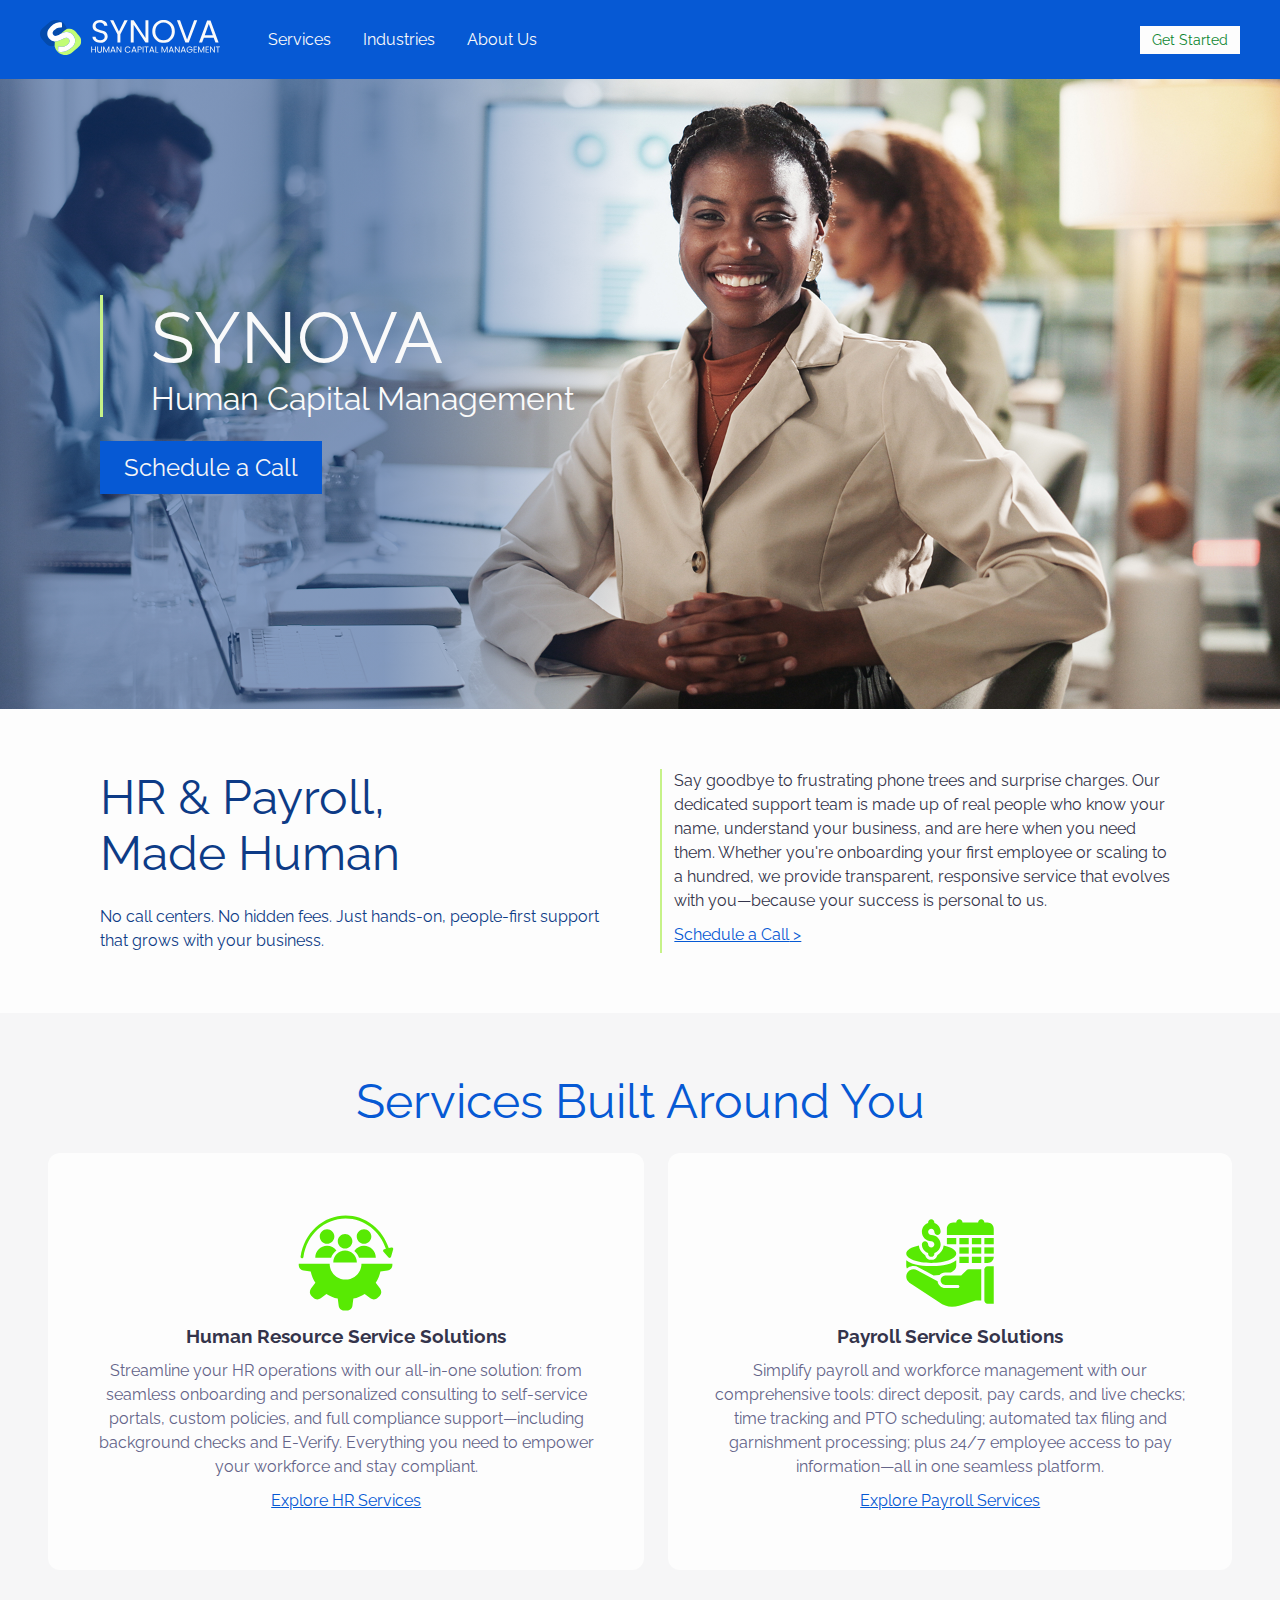
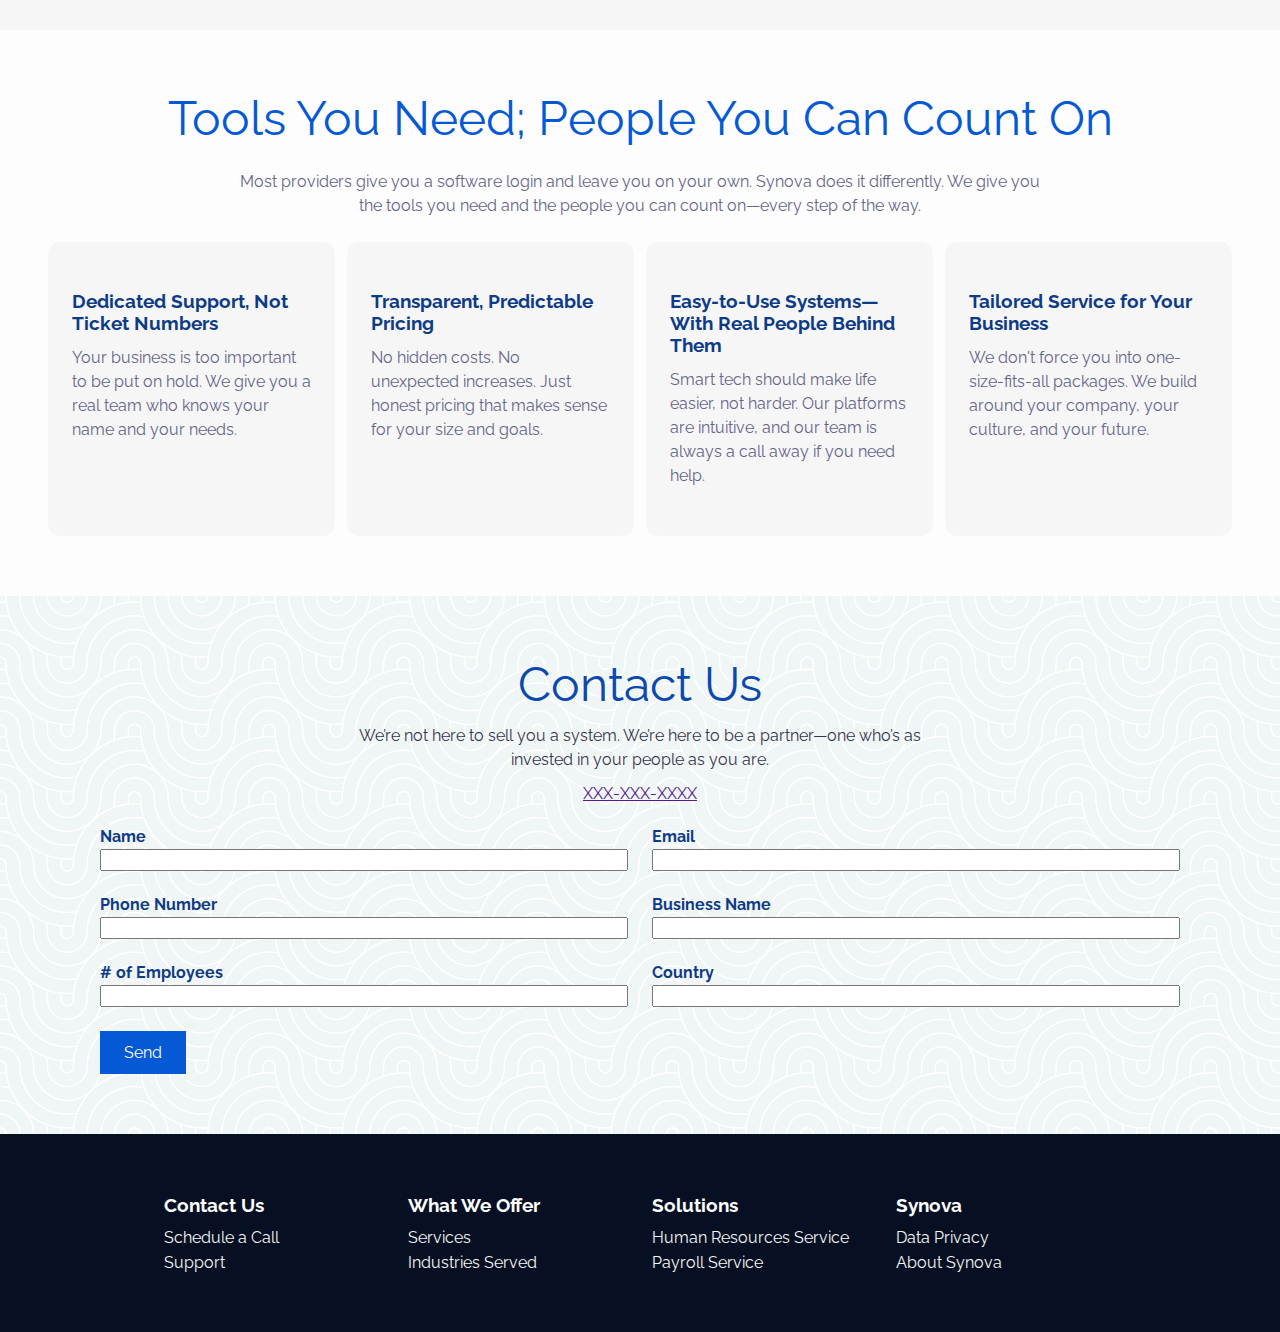
<file: index.html>
<!DOCTYPE html>
<html lang="en">

<head>
    <meta charset="UTF-8">
    <meta name="viewport" content="width=device-width, initial-scale=1.0">
    <link rel="stylesheet" href="/styles.css">
    <link rel="stylesheet" href="/index.css">
    <title>Synova Human Capital Management</title>
    <script src="/mini-nav.js" defer></script>
</head>

<body>
    <nav>
        <div class="main">
            <a href="/">
                <img src="/assets/synova-logo.svg" alt="">
            </a>

            <ul>
                <li>
                    <a href="/services/">Services</a>
                </li>
                <li>
                    <a href="/industries/">Industries</a>
                </li>
                <!-- <li>
                    <a href="/why-synova">Why Go Synova</a>
                </li> -->
                <li>
                    <a href="/about-us.html">About Us</a>
                </li>
            </ul>
        </div>
        <a href="#contact" class="contact" id="nav-contact-button">
            Get Started
        </a>
        <button id="mini-nav" type="button" title="Open Nav Bar">
            <svg xmlns="http://www.w3.org/2000/svg" width="20" height="15" viewBox="0 0 20 15" fill="none">
                <path fill-rule="evenodd" clip-rule="evenodd"
                    d="M0 1.5C0 0.671631 0.671631 0 1.5 0H18.5C19.3284 0 20 0.671631 20 1.5C20 2.32837 19.3284 3 18.5 3H1.5C0.671631 3 0 2.32837 0 1.5ZM0 7.5C0 6.67163 0.671631 6 1.5 6H18.5C19.3284 6 20 6.67163 20 7.5C20 8.32837 19.3284 9 18.5 9H1.5C0.671631 9 0 8.32837 0 7.5ZM1.5 12C0.671631 12 0 12.6716 0 13.5C0 14.3284 0.671631 15 1.5 15H18.5C19.3284 15 20 14.3284 20 13.5C20 12.6716 19.3284 12 18.5 12H1.5Z"
                    fill="white" />
            </svg>
        </button>
        <button id="nav-exit" type="button" title="Exit Nav Bar">
            <svg width="1200pt" height="1200pt" version="1.1" viewBox="0 0 1200 1200"
                xmlns="http://www.w3.org/2000/svg">
                <path
                    d="m784.8 600 374.4-374.4c14.398-14.398 14.398-38.398 0-52.801l-132-132c-14.398-14.398-38.398-14.398-52.801 0l-374.4 374.4-374.4-374.4c-14.398-14.398-38.398-14.398-52.801 0l-132 132c-14.398 14.398-14.398 38.398 0 52.801l374.4 374.4-374.4 374.4c-14.398 14.398-14.398 38.398 0 52.801l132 132c14.398 14.398 38.398 14.398 52.801 0l374.4-374.4 374.4 374.4c14.398 14.398 38.398 14.398 52.801 0l132-132c14.398-14.398 14.398-38.398 0-52.801z" />
            </svg>
        </button>
    </nav>

    <header>
        <div class="content">
            <h1><span class="main">Synova</span> <br><span class="subheader">Human Capital Management</span></h1>
            <div class="button-array">
                <!-- <button class="survey">Take a Survey</button> -->
                <a class="call" href="#contact">Schedule a Call</a>
            </div>
        </div>
    </header>
    
    <section class="layout-9" color-theme="1">
        <div class="content">
            <div class="header">
                <h2>HR&nbsp;&&nbsp;Payroll, Made&nbsp;Human</h2>
                <p class="subhead">No call centers. No hidden fees. Just hands-on, people-first support that grows with your business.</p>
            </div>
            <div class="details">
                <p>Say goodbye to frustrating phone trees and surprise charges. Our dedicated support team is made up of real people who know your name, understand your business, and are here when you need them. Whether you're onboarding your first employee or scaling to a hundred, we provide transparent, responsive service that evolves with you—because your success is personal to us.</p>
                <a href="#contact">Schedule a Call</a>
            </div>
        </div>
    </section>

    <section class="layout-7" color-theme="2">
        <h2>Services Built Around You</h2>
        <!-- <p class="subhead">Lorem Ipsum Dolor Sit Amet</p> -->
        <div class="content-array">
            <div class="card">
                <img src="/assets/icons/green/noun-human-resource-green.svg" alt="default image">
                <h3>Human Resource Service Solutions</h3>
                <p>Streamline your HR operations with our all-in-one solution: from seamless onboarding and personalized consulting to self-service portals, custom policies, and full compliance support—including background checks and E-Verify. Everything you need to empower your workforce and stay compliant.</p>
                <a href="/services/human-resources/">Explore HR Services</a>
            </div>
            <div class="card">
                <img src="/assets/icons/green/noun-payroll-green.svg" alt="default image">
                <h3>Payroll Service Solutions</h3>
                <p>Simplify payroll and workforce management with our comprehensive tools: direct deposit, pay cards, and live checks; time tracking and PTO scheduling; automated tax filing and garnishment processing; plus 24/7 employee access to pay information—all in one seamless platform.</p>
                <a href="/services/payroll-services/">Explore Payroll Services</a>
            </div>
        </div>
        <!-- <a class="cta" href="#contact">Schedule a Call</a> -->
    </section>
    
    <section class="layout-6" color-theme="1">
        <h2>Tools you need; People you can count on</h2>
        <p class="subtext">Most providers give you a software login and leave you on your own. Synova does it differently. We give you the tools you need and the people you can count on—every step of the way.</p>
        <div class="content-grid">
            <div class="card">
                <h3>Dedicated Support, Not Ticket Numbers</h3>
                <p>Your business is too important to be put on hold. We give you a real team who knows your name and your needs.</p>
                <!-- <a href="">Learn More</a> -->
            </div>
            <div class="card">
                <h3>Transparent, Predictable Pricing</h3>
                <p>No hidden costs. No unexpected increases. Just honest pricing that makes sense for your size and goals.</p>
                <!-- <a href="">Learn More</a> -->
            </div>
            <div class="card">
                <h3>Easy-to-Use Systems—With Real People Behind Them</h3>
                <p>Smart tech should make life easier, not harder. Our platforms are intuitive, and our team is always a call away if you need help.</p>
                <!-- <a href="">Learn More</a> -->
            </div>
            <div class="card">
                <h3>Tailored Service for Your Business</h3>
                <p>We don't force you into one-size-fits-all packages. We build around your company, your culture, and your future.</p>
                <!-- <a href="">Learn More</a> -->
            </div>
        </div>
    </section>

    <footer color-theme="1">
        <div class="contact" id="contact">
            <div class="content">
                <h2>Contact Us</h2>
                <p class="subhead">We’re not here to sell you a system. We’re here to be a partner—one who’s as invested in your people as you are.</p>
                <a href="">XXX-XXX-XXXX</a>
            </div>
            <form action="https://formsubmit.co/9bbd18139ba45322c2e8b15ef4cd29a6" method="POST">
                <input type="hidden" name="_subject" value="Website Activation">
                <input type="hidden" name="_template" value="box">

                <div class="field-array">
                    <div class="input-field">
                        <label for="name">Name</label>
                        <input id="name" type="text" name="name" required>
                    </div>
                    <div class="input-field">
                        <label for="email">Email</label>
                        <input id="email" type="email" name="email" required>
                    </div>
                    <div class="input-field">
                        <label for="phone">Phone Number</label>
                        <input id="phone" type="text" name="phone number" required>
                    </div>
                    <div class="input-field">
                        <label for="business">Business Name</label>
                        <input id="busienss" type="text" name="business name" required>
                    </div>
                    <div class="input-field">
                        <label for="employees"># of Employees</label>
                        <input id="employees" type="text" name="# of employees" required>
                    </div>
                    <div class="input-field">
                        <label for="country">Country</label>
                        <input id="country" type="text" name="country" required>
                    </div>
                </div>

                <button type="submit">Send</button>
            </form>
        </div>

        <div class="nav">
            <div class="content-array">
                <div class="content">
                    <h3>Contact Us</h3>
                    <ul>
                        <li><a href="#contact">Schedule a Call</a></li>
                        <li><a href="">Support</a></li>
                    </ul>
                </div>
                <div class="content">
                    <h3>What We Offer</h3>
                    <ul>
                        <li><a href="/services/">Services</a></li>
                        <li><a href="/industries/">Industries Served</a></li>
                    </ul>
                </div>
                <div class="content">
                    <h3>Solutions</h3>
                    <ul>
                        <li><a href="/services/human-resources/">Human Resources Service</a></li>
                        <li><a href="/services/payroll-services/">Payroll Service</a></li>
                    </ul>
                </div>
                <!-- <div class="content">
                    <h3>Who We Service</h3>
                    <ul>
                        <li><a href="">Small Businesses</a></li>
                        <li><a href="">Medium Size Businesses</a></li>
                        <li><a href="">Enterprise Clients</a></li>
                    </ul>
                </div> -->
                <div class="content">
                    <h3>Synova</h3>
                    <ul>
                        <li><a href="/privacy-policy.html">Data Privacy</a></li>
                        <li><a href="/about-us.html">About Synova</a></li>
                        <!-- <li><a href="">Corporate Responsibility</a></li> -->
                        <!-- <li><a href="">Leadership</a></li> -->
                        <!-- <li><a href="">Data Security</a></li> -->
                        <!-- <li><a href="">Certifications</a></li> -->
                    </ul>
                </div>
            </div>
        </div>
    </footer>
</body>

</html>
</file>
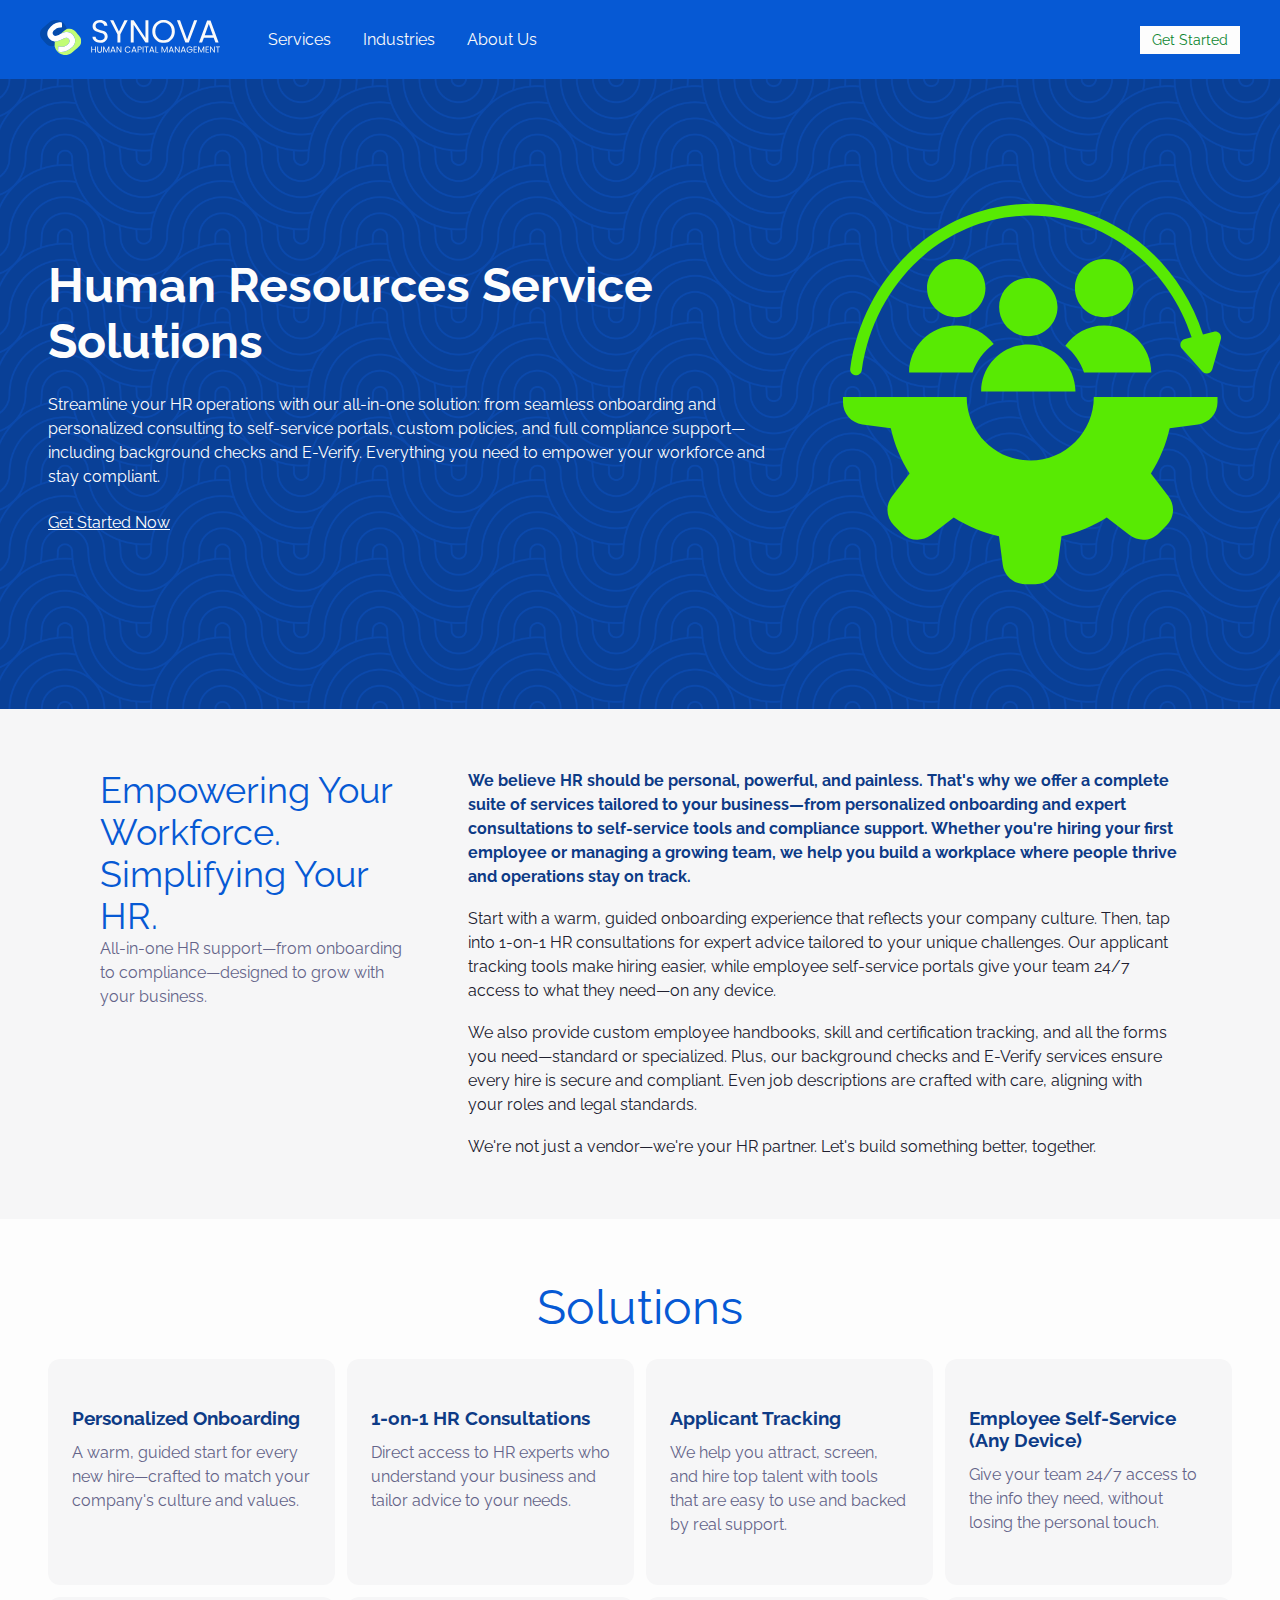
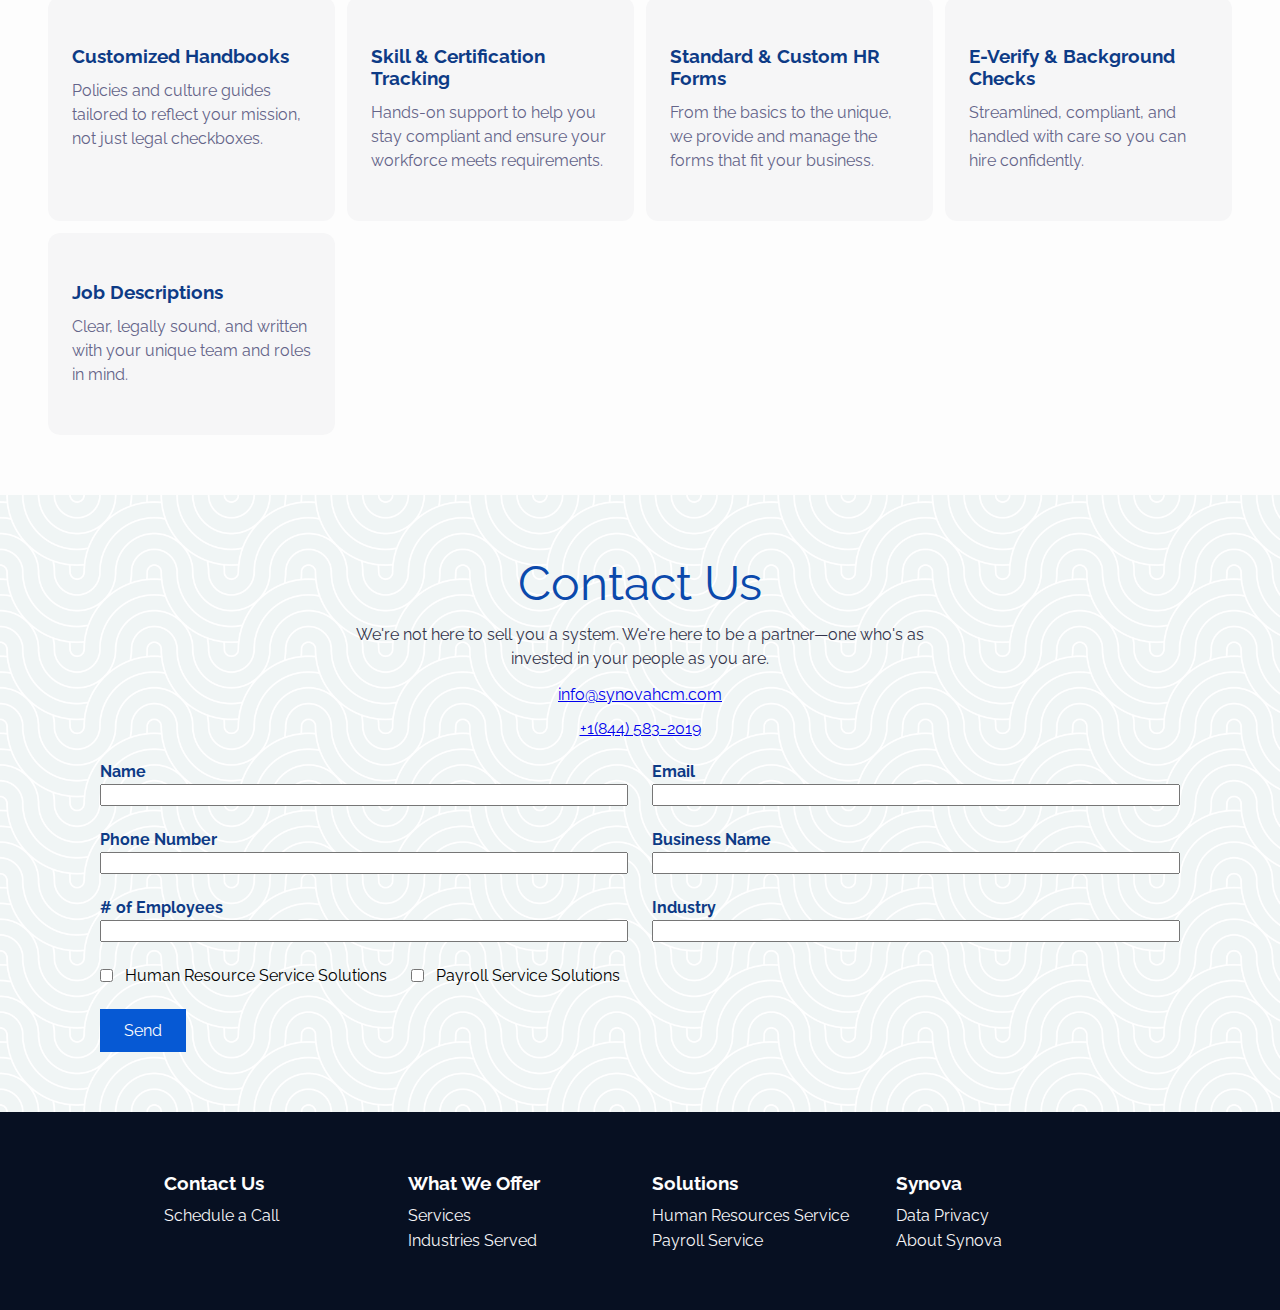
<file: services/human-resources/index.html>
<!DOCTYPE html>
<html lang="en">

<head>
    <!-- Google tag (gtag.js) -->
<script async src="https://www.googletagmanager.com/gtag/js?id=G-25WM5W7VPM"></script>
<script>
  window.dataLayer = window.dataLayer || [];
  function gtag(){dataLayer.push(arguments);}
  gtag('js', new Date());

  gtag('config', 'G-25WM5W7VPM');
</script>
    <meta charset="UTF-8">
    <meta name="viewport" content="width=device-width, initial-scale=1.0">
    <title>Synova Human Capital Management | Human Resources</title>
    <script src="../../mini-nav.js" defer></script>
    <script src="../../contact_us.js" defer></script>
    <link rel="stylesheet" href="../../styles.css">
    <link rel="stylesheet" href="../service-cat.css">
    <link rel="icon" type="image/x-icon" href="../../assets/favicon.ico">
</head>

<body>
    <nav>
        <div class="main">
            <a href="../../" aria-label="Synova HCM Homepage">
                <img src="../../assets/synova-logo.svg" alt="">
            </a>

            <ul>
                <li>
                    <a href="../../services/">Services</a>
                </li>
                <li>
                    <a href="../../industries/">Industries</a>
                </li>
                <!-- <li>
                    <a href="../../why-synova">Why Go Synova</a>
                </li> -->
                <li>
                    <a href="../../about-us.html">About Us</a>
                </li>
            </ul>
        </div>
        <a href="#contact" class="contact" id="nav-contact-button">
            Get Started
        </a>
        <button id="mini-nav" type="button" title="Open Nav Bar">
            <svg xmlns="http://www.w3.org/2000/svg" width="20" height="15" viewBox="0 0 20 15" fill="none">
                <path fill-rule="evenodd" clip-rule="evenodd"
                    d="M0 1.5C0 0.671631 0.671631 0 1.5 0H18.5C19.3284 0 20 0.671631 20 1.5C20 2.32837 19.3284 3 18.5 3H1.5C0.671631 3 0 2.32837 0 1.5ZM0 7.5C0 6.67163 0.671631 6 1.5 6H18.5C19.3284 6 20 6.67163 20 7.5C20 8.32837 19.3284 9 18.5 9H1.5C0.671631 9 0 8.32837 0 7.5ZM1.5 12C0.671631 12 0 12.6716 0 13.5C0 14.3284 0.671631 15 1.5 15H18.5C19.3284 15 20 14.3284 20 13.5C20 12.6716 19.3284 12 18.5 12H1.5Z"
                    fill="white" />
            </svg>
        </button>
        <button id="nav-exit" type="button" title="Exit Nav Bar">
            <svg width="1200pt" height="1200pt" version="1.1" viewBox="0 0 1200 1200"
                xmlns="http://www.w3.org/2000/svg">
                <path
                    d="m784.8 600 374.4-374.4c14.398-14.398 14.398-38.398 0-52.801l-132-132c-14.398-14.398-38.398-14.398-52.801 0l-374.4 374.4-374.4-374.4c-14.398-14.398-38.398-14.398-52.801 0l-132 132c-14.398 14.398-14.398 38.398 0 52.801l374.4 374.4-374.4 374.4c-14.398 14.398-14.398 38.398 0 52.801l132 132c14.398 14.398 38.398 14.398 52.801 0l374.4-374.4 374.4 374.4c14.398 14.398 38.398 14.398 52.801 0l132-132c14.398-14.398 14.398-38.398 0-52.801z" />
            </svg>
        </button>
    </nav>

    <header color-theme="1">
        <div class="content">
            <div class="txt-content">
                <h1>Human Resources Service Solutions</h1>
                <p>Streamline your HR operations with our all-in-one solution: from seamless onboarding and personalized
                    consulting to self-service portals, custom policies, and full compliance support—including
                    background checks and E-Verify. Everything you need to empower your workforce and stay compliant.
                </p>
                <a href="#contact">Get Started Now</a>
            </div>
            <img src="../../assets/icons/green/noun-human-resource-green.svg" alt="">
        </div>
    </header>

    <section class="layout-2" color-theme="1">
        <div class="content">
            <div class="header-content">
                <h3>Empowering Your Workforce. Simplifying Your HR.</h3>
                <p class="subhead">All-in-one HR support—from onboarding to compliance—designed to grow with your
                    business.
                </p>
            </div>
            <div class="detail-content">
                <p class="main">We believe HR should be personal, powerful, and painless. That's why we offer a complete
                    suite of services tailored to your business—from personalized onboarding and expert consultations to
                    self-service tools and compliance support. Whether you're hiring your first employee or managing a
                    growing team, we help you build a workplace where people thrive and operations stay on track.

                </p>
                <p>Start with a warm, guided onboarding experience that reflects your company culture. Then, tap into
                    1-on-1
                    HR consultations for expert advice tailored to your unique challenges. Our applicant tracking tools
                    make
                    hiring easier, while employee self-service portals give your team 24/7 access to what they need—on
                    any
                    device.</p>
                <p>We also provide custom employee handbooks, skill and certification tracking, and all the forms you
                    need—standard or specialized. Plus, our background checks and E-Verify services ensure every hire is
                    secure and compliant. Even job descriptions are crafted with care, aligning with your roles and
                    legal
                    standards.</p>
                <p>We're not just a vendor—we're your HR partner. Let's build something better, together.</p>
                <!-- <a href="">Learn More</a> -->
            </div>
        </div>
    </section>

    <section class="layout-6" color-theme="1">
        <h2>Solutions</h2>
        <div class="content-grid">
            <div class="card">
                <h3>Personalized Onboarding</h3>
                <p>A warm, guided start for every new hire—crafted to match your company's culture and values.</p>
                <!-- <a href="">Learn More</a> -->
            </div>
            <div class="card">
                <h3>1-on-1 HR Consultations</h3>
                <p>Direct access to HR experts who understand your business and tailor advice to your needs.</p>
                <!-- <a href="">Learn More</a> -->
            </div>
            <div class="card">
                <h3>Applicant Tracking</h3>
                <p>We help you attract, screen, and hire top talent with tools that are easy to use and backed by real
                    support.</p>
                <!-- <a href="">Learn More</a> -->
            </div>
            <div class="card">
                <h3>Employee Self-Service (Any Device)</h3>
                <p>Give your team 24/7 access to the info they need, without losing the personal touch.</p>
                <!-- <a href="">Learn More</a> -->
            </div>
            <div class="card">
                <h3>Customized Handbooks</h3>
                <p>Policies and culture guides tailored to reflect your mission, not just legal checkboxes.</p>
                <!-- <a href="">Learn More</a> -->
            </div>
            <div class="card">
                <h3>Skill & Certification Tracking</h3>
                <p>Hands-on support to help you stay compliant and ensure your workforce meets requirements.</p>
                <!-- <a href="">Learn More</a> -->
            </div>
            <div class="card">
                <h3>Standard & Custom HR Forms</h3>
                <p>From the basics to the unique, we provide and manage the forms that fit your business.</p>
                <!-- <a href="">Learn More</a> -->
            </div>
            <div class="card">
                <h3>E-Verify & Background Checks</h3>
                <p>Streamlined, compliant, and handled with care so you can hire confidently.</p>
                <!-- <a href="">Learn More</a> -->
            </div>
            <div class="card">
                <h3>Job Descriptions</h3>
                <p>Clear, legally sound, and written with your unique team and roles in mind.</p>
                <!-- <a href="">Learn More</a> -->
            </div>
        </div>
    </section>

    <footer color-theme="1">
        <div class="contact" id="contact">
            <div class="content">
                <h2>Contact Us</h2>
                <p class="subhead">We're not here to sell you a system. We're here to be a partner—one who's as invested
                    in your people as you are.</p>                <p><a href="mailto:info@synovahcm.com">info@synovahcm.com</a></p>
                <a href="tel:+18445832019">+1(844) 583-2019</a>
            </div>
            <form action="https://formsubmit.co/info@synovahcm.com" method="POST">
                <input type="hidden" name="_subject" value="Website Activation">
                <input type="hidden" name="_template" value="box">
                <input type="hidden" name="_next" value="http://localhost:8000/layouts/#contact?thankyou=true">

                <div class="field-array">
                    <div class="input-field">
                        <label for="name">Name</label>
                        <input id="name" type="text" name="name" required>
                    </div>
                    <div class="input-field">
                        <label for="email">Email</label>
                        <input id="email" type="email" name="email" required>
                    </div>
                    <div class="input-field">
                        <label for="phone">Phone Number</label>
                        <input id="phone" type="text" name="phone number" required>
                    </div>
                    <div class="input-field">
                        <label for="business">Business Name</label>
                        <input id="business" type="text" name="business name" required>
                    </div>
                    <div class="input-field">
                        <label for="employees"># of Employees</label>
                        <input id="employees" type="text" name="# of employees" required>
                    </div>
                    <div class="input-field">
                        <label for="industry">Industry</label>
                        <input id="industry" type="text" name="industry" required>
                    </div>
                    <div class="input-field-checkbox">
                        <div>
                            <input type="checkbox" name="Interest_HR_Solutions" id="Interest_HR_Solutions"  value="True">
                            <label for="Interest_HR_Solutions">Human Resource Service Solutions</label>
                        </div>
                        <div>
                            <input type="checkbox" name="Interest-Payroll_Solutions" 
id="Interest-Payroll_Solutions"  value="True">
                            <label for="Interest-Payroll_Solutions">Payroll Service Solutions</label>
                        </div>
                    </div>
                    <!-- <input type="text" style="display: none" name="needs" value="" id="checkbox-value"> -->
                    

                </div>

                <button type="submit">Send</button>
            </form>
        </div>

        <div class="nav">
            <div class="content-array">
                <div class="content">
                    <h3>Contact Us</h3>
                    <ul>
                        <li><a href="#contact">Schedule a Call</a></li>
                        <!--<li><a href="#contact">Support</a></li>-->
                    </ul>
                </div>
                <div class="content">
                    <h3>What We Offer</h3>
                    <ul>
                        <li><a href="../../services/">Services</a></li>
                        <li><a href="../../industries/">Industries Served</a></li>
                    </ul>
                </div>
                <div class="content">
                    <h3>Solutions</h3>
                    <ul>
                        <li><a href="../../services/human-resources/">Human Resources Service</a></li>
                        <li><a href="../../services/payroll-services/">Payroll Service</a></li>
                    </ul>
                </div>
                <!-- <div class="content">
                    <h3>Who We Service</h3>
                    <ul>
                        <li><a href="">Small Businesses</a></li>
                        <li><a href="">Medium Size Businesses</a></li>
                        <li><a href="">Enterprise Clients</a></li>
                    </ul>
                </div> -->
                <div class="content">
                    <h3>Synova</h3>
                    <ul>
                        <li><a href="../../privacy-policy.html">Data Privacy</a></li>
                        <li><a href="../../about-us.html">About Synova</a></li>
                        <!-- <li><a href="">Corporate Responsibility</a></li> -->
                        <!-- <li><a href="">Leadership</a></li> -->
                        <!-- <li><a href="">Data Security</a></li> -->
                        <!-- <li><a href="">Certifications</a></li> -->
                    </ul>
                </div>
            </div>
        </div>
    </footer>
</body>

</html>
</file>
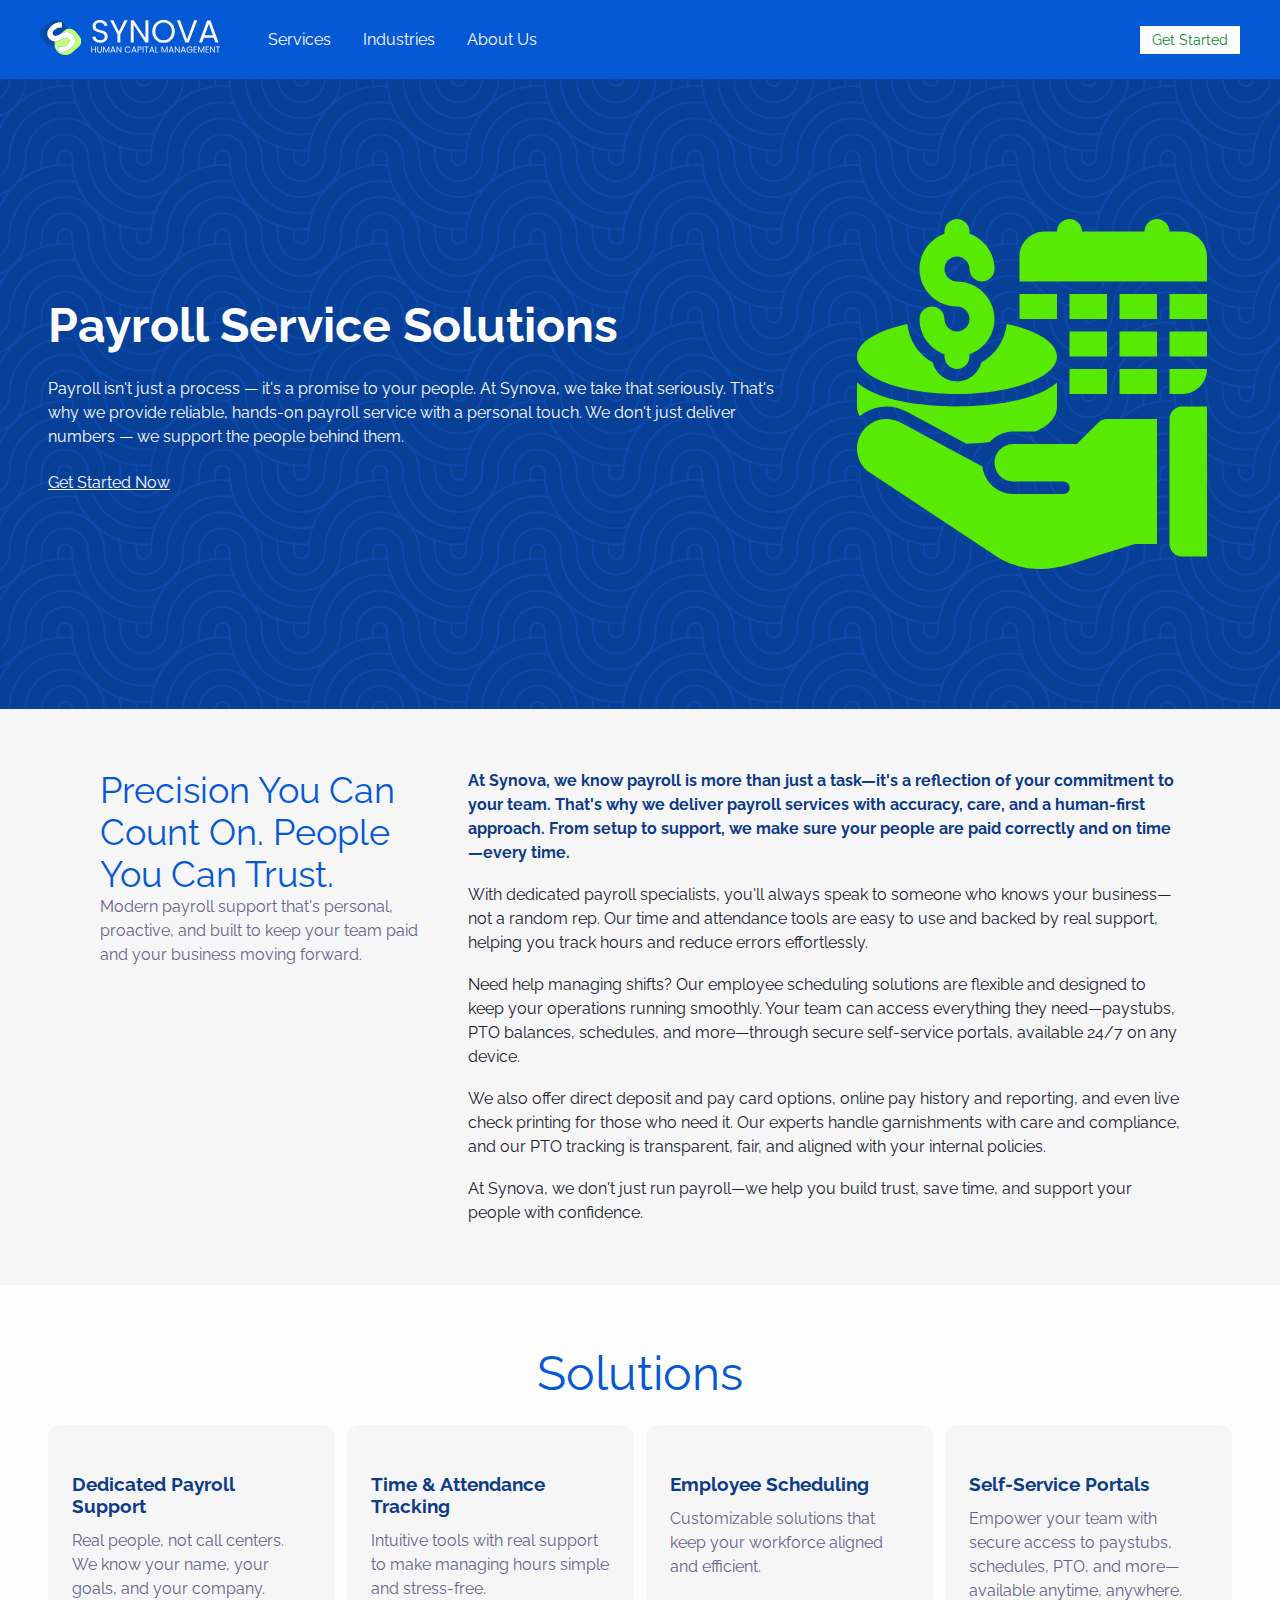
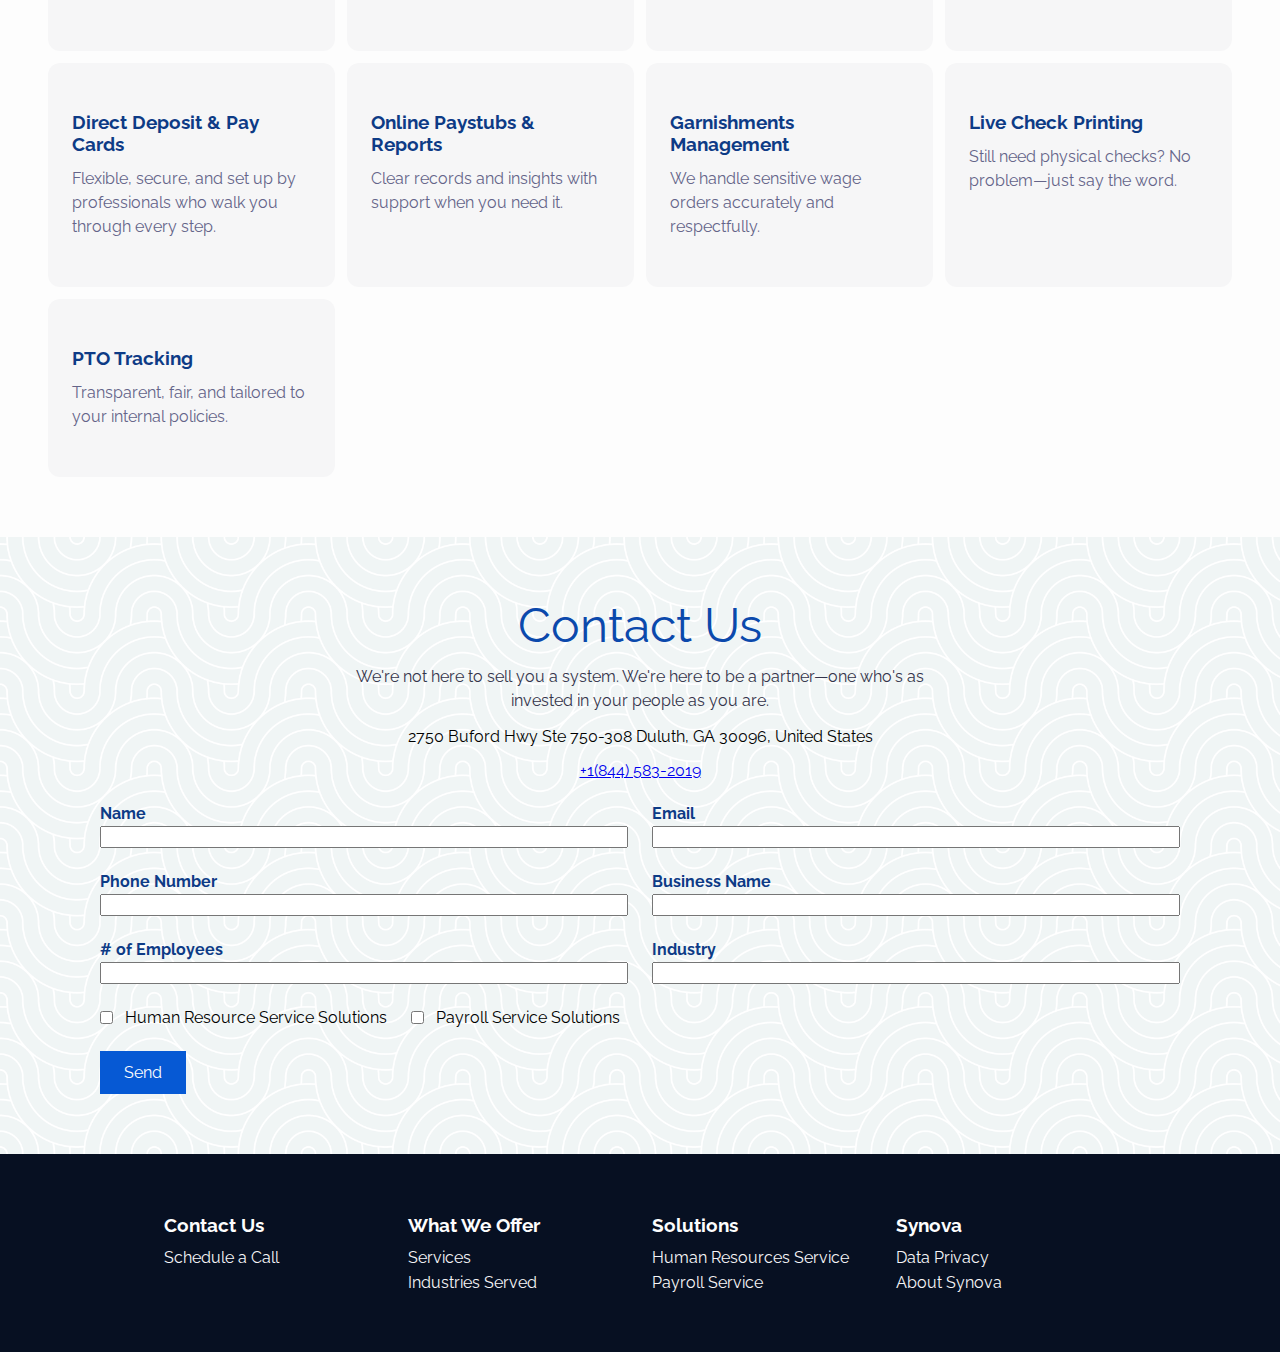
<file: services/payroll-services/index.html>
<!DOCTYPE html>
<html lang="en">

<head>
    <!-- Google tag (gtag.js) -->
<script async src="https://www.googletagmanager.com/gtag/js?id=G-25WM5W7VPM"></script>
<script>
  window.dataLayer = window.dataLayer || [];
  function gtag(){dataLayer.push(arguments);}
  gtag('js', new Date());

  gtag('config', 'G-25WM5W7VPM');
</script>
    <meta charset="UTF-8">
    <meta name="viewport" content="width=device-width, initial-scale=1.0">
    <title>Synova Human Capital Management | Payroll Services</title>
    <script src="../../mini-nav.js" defer></script>
    <script src="../../contact_us.js" defer></script>
    <link rel="stylesheet" href="../../styles.css">
    <link rel="stylesheet" href="../service-cat.css">
    <link rel="icon" type="image/x-icon" href="../../assets/favicon.ico">
</head>

<body>
    <nav>
        <div class="main">
            <a href="../../" aria-label="Synova HCM Homepage">
                <img src="../../assets/synova-logo.svg" alt="">
            </a>

            <ul>
                <li>
                    <a href="../../services/">Services</a>
                </li>
                <li>
                    <a href="../../industries/">Industries</a>
                </li>
                <!-- <li>
                    <a href="../../why-synova">Why Go Synova</a>
                </li> -->
                <li>
                    <a href="../../about-us.html">About Us</a>
                </li>
            </ul>
        </div>
        <a href="#contact" class="contact" id="nav-contact-button">
            Get Started
        </a>
        <button id="mini-nav" type="button" title="Open Nav Bar">
            <svg xmlns="http://www.w3.org/2000/svg" width="20" height="15" viewBox="0 0 20 15" fill="none">
                <path fill-rule="evenodd" clip-rule="evenodd"
                    d="M0 1.5C0 0.671631 0.671631 0 1.5 0H18.5C19.3284 0 20 0.671631 20 1.5C20 2.32837 19.3284 3 18.5 3H1.5C0.671631 3 0 2.32837 0 1.5ZM0 7.5C0 6.67163 0.671631 6 1.5 6H18.5C19.3284 6 20 6.67163 20 7.5C20 8.32837 19.3284 9 18.5 9H1.5C0.671631 9 0 8.32837 0 7.5ZM1.5 12C0.671631 12 0 12.6716 0 13.5C0 14.3284 0.671631 15 1.5 15H18.5C19.3284 15 20 14.3284 20 13.5C20 12.6716 19.3284 12 18.5 12H1.5Z"
                    fill="white" />
            </svg>
        </button>
        <button id="nav-exit" type="button" title="Exit Nav Bar">
            <svg width="1200pt" height="1200pt" version="1.1" viewBox="0 0 1200 1200"
                xmlns="http://www.w3.org/2000/svg">
                <path
                    d="m784.8 600 374.4-374.4c14.398-14.398 14.398-38.398 0-52.801l-132-132c-14.398-14.398-38.398-14.398-52.801 0l-374.4 374.4-374.4-374.4c-14.398-14.398-38.398-14.398-52.801 0l-132 132c-14.398 14.398-14.398 38.398 0 52.801l374.4 374.4-374.4 374.4c-14.398 14.398-14.398 38.398 0 52.801l132 132c14.398 14.398 38.398 14.398 52.801 0l374.4-374.4 374.4 374.4c14.398 14.398 38.398 14.398 52.801 0l132-132c14.398-14.398 14.398-38.398 0-52.801z" />
            </svg>
        </button>
    </nav>

    <header color-theme="1">
        <div class="content">
            <div class="txt-content">
                <h1>Payroll Service Solutions</h1>
                <p>Payroll isn't just a process — it's a promise to your people. At Synova, we take that seriously.
                    That's why we provide reliable, hands-on payroll service with a personal touch. We don't just
                    deliver numbers — we support the people behind them.</p>
                <a href="#contact">Get Started Now</a>
            </div>
            <img src="../../assets/icons/green/noun-payroll-green.svg" alt="">
        </div>
    </header>

    <section class="layout-2" color-theme="1">
        <div class="content">
            <div class="header-content">
                <h3>Precision You Can Count On. People You Can Trust.</h3>
                <p class="subhead">Modern payroll support that's personal, proactive, and built to keep your team paid
                    and your business moving forward.</p>
            </div>
            <div class="detail-content">
                <p class="main">At Synova, we know payroll is more than just a task—it's a reflection of your commitment
                    to your team. That's why we deliver payroll services with accuracy, care, and a human-first
                    approach. From setup to support, we make sure your people are paid correctly and on time—every time.
                </p>
                <p>With dedicated payroll specialists, you'll always speak to someone who knows your business—not a random rep. Our time and attendance tools are easy to use and backed by real support, helping you track hours and reduce errors effortlessly.</p>
                <p>Need help managing shifts? Our employee scheduling solutions are flexible and designed to keep your operations running smoothly. Your team can access everything they need—paystubs, PTO balances, schedules, and more—through secure self-service portals, available 24/7 on any device.</p>
                <p>We also offer direct deposit and pay card options, online pay history and reporting, and even live check printing for those who need it. Our experts handle garnishments with care and compliance, and our PTO tracking is transparent, fair, and aligned with your internal policies.</p>
                <p>At Synova, we don't just run payroll—we help you build trust, save time, and support your people with confidence.</p>
                <!-- <a href="">Learn More</a> -->
            </div>
        </div>
    </section>

    <section class="layout-6" color-theme="1">
        <h2>Solutions</h2>
        <div class="content-grid">
            <div class="card">
                <h3>Dedicated Payroll Support</h3>
                <p>Real people, not call centers. We know your name, your goals, and your company.</p>
                <!-- <a href="">Learn More</a> -->
            </div>
            <div class="card">
                <h3>Time & Attendance Tracking</h3>
                <p>Intuitive tools with real support to make managing hours simple and stress-free.</p>
                <!-- <a href="">Learn More</a> -->
            </div>
            <div class="card">
                <h3>Employee Scheduling</h3>
                <p>Customizable solutions that keep your workforce aligned and efficient.</p>
                <!-- <a href="">Learn More</a> -->
            </div>
            <div class="card">
                <h3>Self-Service Portals</h3>
                <p>Empower your team with secure access to paystubs, schedules, PTO, and more—available anytime,
                    anywhere.</p>
                <!-- <a href="">Learn More</a> -->
            </div>
            <div class="card">
                <h3>Direct Deposit & Pay Cards</h3>
                <p>Flexible, secure, and set up by professionals who walk you through every step.</p>
                <!-- <a href="">Learn More</a> -->
            </div>
            <div class="card">
                <h3>Online Paystubs & Reports</h3>
                <p>Clear records and insights with support when you need it.</p>
                <!-- <a href="">Learn More</a> -->
            </div>
            <div class="card">
                <h3>Garnishments Management</h3>
                <p>We handle sensitive wage orders accurately and respectfully.</p>
                <!-- <a href="">Learn More</a> -->
            </div>
            <div class="card">
                <h3>Live Check Printing</h3>
                <p>Still need physical checks? No problem—just say the word.</p>
                <!-- <a href="">Learn More</a> -->
            </div>
            <div class="card">
                <h3>PTO Tracking</h3>
                <p>Transparent, fair, and tailored to your internal policies.</p>
                <!-- <a href="">Learn More</a> -->
            </div>
        </div>
    </section>

    <footer color-theme="1">
        <div class="contact" id="contact">
            <div class="content">
                <h2>Contact Us</h2>
                <p class="subhead">We're not here to sell you a system. We're here to be a partner—one who's as invested
                    in your people as you are.</p>                <p>2750
                    Buford Hwy Ste 750-308
                    Duluth, GA 30096,
                    United States</p>
                <a href="tel:+18445832019">+1(844) 583-2019</a>
            </div>
            <form action="https://formsubmit.co/info@synovahcm.com" method="POST">
                <input type="hidden" name="_subject" value="Website Activation">
                <input type="hidden" name="_template" value="box">
                <input type="hidden" name="_next" value="http://localhost:8000/layouts/#contact?thankyou=true">

                <div class="field-array">
                    <div class="input-field">
                        <label for="name">Name</label>
                        <input id="name" type="text" name="name" required>
                    </div>
                    <div class="input-field">
                        <label for="email">Email</label>
                        <input id="email" type="email" name="email" required>
                    </div>
                    <div class="input-field">
                        <label for="phone">Phone Number</label>
                        <input id="phone" type="text" name="phone number" required>
                    </div>
                    <div class="input-field">
                        <label for="business">Business Name</label>
                        <input id="business" type="text" name="business name" required>
                    </div>
                    <div class="input-field">
                        <label for="employees"># of Employees</label>
                        <input id="employees" type="text" name="# of employees" required>
                    </div>
                    <div class="input-field">
                        <label for="industry">Industry</label>
                        <input id="industry" type="text" name="industry" required>
                    </div>
                    <div class="input-field-checkbox">
                        <div>
                            <input type="checkbox" name="Interest_HR_Solutions" id="Interest_HR_Solutions"  value="True">
                            <label for="Interest_HR_Solutions">Human Resource Service Solutions</label>
                        </div>
                        <div>
                            <input type="checkbox" name="Interest-Payroll_Solutions" 
id="Interest-Payroll_Solutions"  value="True">
                            <label for="Interest-Payroll_Solutions">Payroll Service Solutions</label>
                        </div>
                    </div>
                    <!-- <input type="text" style="display: none" name="needs" value="" id="checkbox-value"> -->
                    

                </div>

                <button type="submit">Send</button>
            </form>
        </div>

        <div class="nav">
            <div class="content-array">
                <div class="content">
                    <h3>Contact Us</h3>
                    <ul>
                        <li><a href="#contact">Schedule a Call</a></li>
                        <!--<li><a href="#contact">Support</a></li>-->
                    </ul>
                </div>
                <div class="content">
                    <h3>What We Offer</h3>
                    <ul>
                        <li><a href="../../services/">Services</a></li>
                        <li><a href="../../industries/">Industries Served</a></li>
                    </ul>
                </div>
                <div class="content">
                    <h3>Solutions</h3>
                    <ul>
                        <li><a href="../../services/human-resources/">Human Resources Service</a></li>
                        <li><a href="../../services/payroll-services/">Payroll Service</a></li>
                    </ul>
                </div>
                <!-- <div class="content">
                    <h3>Who We Service</h3>
                    <ul>
                        <li><a href="">Small Businesses</a></li>
                        <li><a href="">Medium Size Businesses</a></li>
                        <li><a href="">Enterprise Clients</a></li>
                    </ul>
                </div> -->
                <div class="content">
                    <h3>Synova</h3>
                    <ul>
                        <li><a href="../../privacy-policy.html">Data Privacy</a></li>
                        <li><a href="../../about-us.html">About Synova</a></li>
                        <!-- <li><a href="">Corporate Responsibility</a></li> -->
                        <!-- <li><a href="">Leadership</a></li> -->
                        <!-- <li><a href="">Data Security</a></li> -->
                        <!-- <li><a href="">Certifications</a></li> -->
                    </ul>
                </div>
            </div>
        </div>
    </footer>
</body>

</html>
</file>
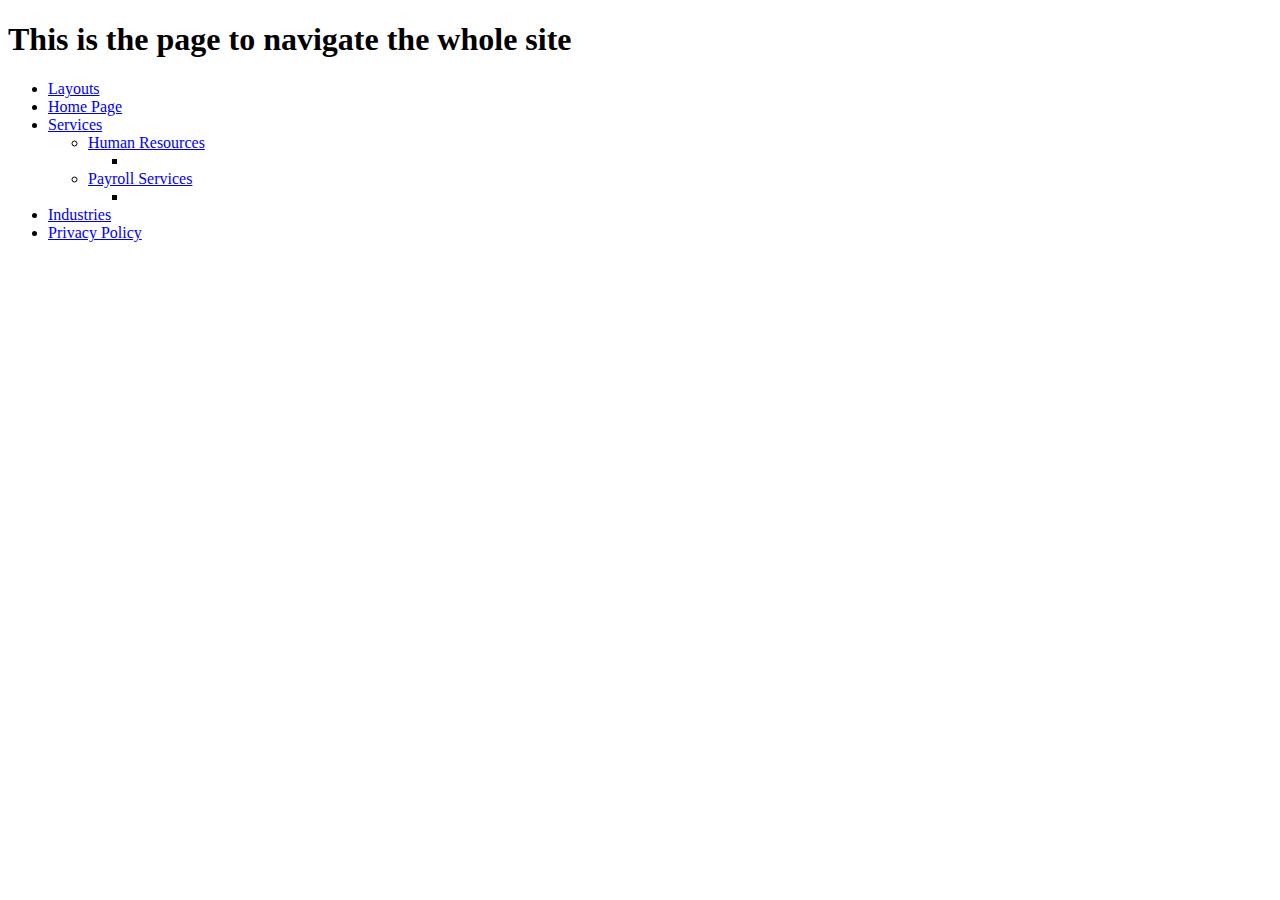
<file: dir.html>
<!DOCTYPE html>
<html lang="en">

<head>
    <meta charset="UTF-8">
    <meta name="viewport" content="width=device-width, initial-scale=1.0">
    <title>Directory Navigation</title>
</head>

<body>
    <h1>This is the page to navigate the whole site</h1>
    <ul>
        <li><a href="./layouts/" target="_blank">Layouts</a></li>
        <li><a href="./index.html" target="_blank">Home Page</a></li>
        <li><a href="./services/" target="_blank">Services</a>
            <ul>
                <li><a href="./services/human_resources/" target="_blank">Human Resources</a>
                    <ul>
                        <li><a href=""></a></li>
                    </ul>
                </li>
                <li><a href="./services/payroll_services/" target="_blank">Payroll Services</a>
                    <ul>
                        <li><a href=""></a></li>
                    </ul>
                </li>
            </ul>
        </li>
        <li><a href="./industries/" target="_blank">Industries</a></li>
        <li><a href="./privacy-policy.html" target="_blank">Privacy Policy</a></li>
    </ul>
</body>

</html>
</file>
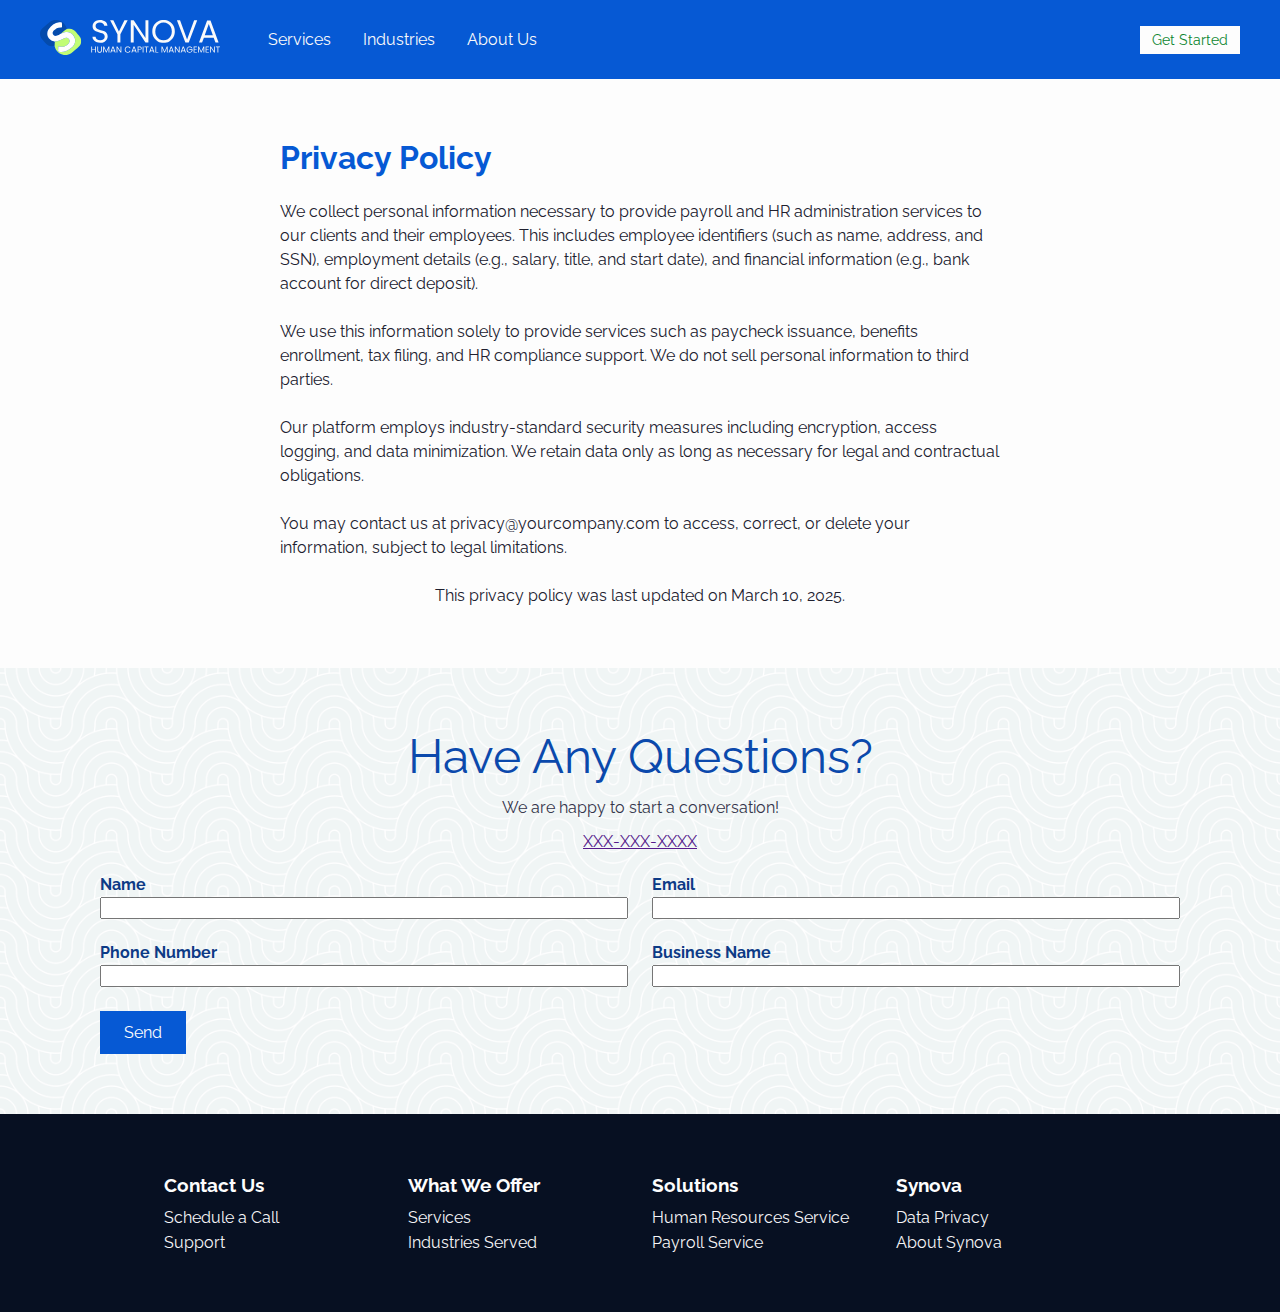
<file: privacy-policy.html>
<!DOCTYPE html>
<html lang="en">

<head>
    <meta charset="UTF-8">
    <meta name="viewport" content="width=device-width, initial-scale=1.0">
    <title>Synova Human Capital Management | Privacy Policy</title>
    <script src="/mini-nav.js" defer></script>
    <link rel="stylesheet" href="/styles.css">
</head>

<body>
    <nav>
        <div class="main">
            <a href="/">
                <img src="/assets/synova-logo.svg" alt="">
            </a>

            <ul>
                <li>
                    <a href="/services/">Services</a>
                </li>
                <li>
                    <a href="/industries/">Industries</a>
                </li>
                <!-- <li>
                    <a href="/why-synova">Why Go Synova</a>
                </li> -->
                <li>
                    <a href="/about-us.html">About Us</a>
                </li>
            </ul>
        </div>
        <a href="#contact" class="contact" id="nav-contact-button">
            Get Started
        </a>
        <button id="mini-nav" type="button" title="Open Nav Bar">
            <svg xmlns="http://www.w3.org/2000/svg" width="20" height="15" viewBox="0 0 20 15" fill="none">
                <path fill-rule="evenodd" clip-rule="evenodd"
                    d="M0 1.5C0 0.671631 0.671631 0 1.5 0H18.5C19.3284 0 20 0.671631 20 1.5C20 2.32837 19.3284 3 18.5 3H1.5C0.671631 3 0 2.32837 0 1.5ZM0 7.5C0 6.67163 0.671631 6 1.5 6H18.5C19.3284 6 20 6.67163 20 7.5C20 8.32837 19.3284 9 18.5 9H1.5C0.671631 9 0 8.32837 0 7.5ZM1.5 12C0.671631 12 0 12.6716 0 13.5C0 14.3284 0.671631 15 1.5 15H18.5C19.3284 15 20 14.3284 20 13.5C20 12.6716 19.3284 12 18.5 12H1.5Z"
                    fill="white" />
            </svg>
        </button>
        <button id="nav-exit" type="button" title="Exit Nav Bar">
            <svg width="1200pt" height="1200pt" version="1.1" viewBox="0 0 1200 1200"
                xmlns="http://www.w3.org/2000/svg">
                <path
                    d="m784.8 600 374.4-374.4c14.398-14.398 14.398-38.398 0-52.801l-132-132c-14.398-14.398-38.398-14.398-52.801 0l-374.4 374.4-374.4-374.4c-14.398-14.398-38.398-14.398-52.801 0l-132 132c-14.398 14.398-14.398 38.398 0 52.801l374.4 374.4-374.4 374.4c-14.398 14.398-14.398 38.398 0 52.801l132 132c14.398 14.398 38.398 14.398 52.801 0l374.4-374.4 374.4 374.4c14.398 14.398 38.398 14.398 52.801 0l132-132c14.398-14.398 14.398-38.398 0-52.801z" />
            </svg>
        </button>
    </nav>

    <section class="layout-8" color-theme="1">
        <div class="content">
            <h1 style="text-align: left;">Privacy Policy</h1>
            <p style="text-align: left;">We collect personal information necessary to provide payroll and HR
                administration
                services to our clients and their employees. This includes employee identifiers (such as
                name, address, and SSN), employment details (e.g., salary, title, and start date), and
                financial information (e.g., bank account for direct deposit).
            </p>
            <p style="text-align: left;">We use this information solely to provide services such as paycheck issuance,
                benefits
                enrollment, tax filing, and HR compliance support. We do not sell personal information
                to third parties.</p>
            <p style="text-align: left;">Our platform employs industry-standard security measures including encryption,
                access
                logging, and data minimization. We retain data only as long as necessary for legal and
                contractual obligations.</p>
            <p style="text-align: left;">You may contact us at privacy@yourcompany.com to access, correct, or delete
                your
                information, subject to legal limitations.</p>
            <p>This privacy policy was last updated on March 10, 2025.</p>
        </div>
    </section>

    <footer color-theme="1">
        <div class="contact" id="contact">
            <div class="content">
                <h2>Have Any Questions?</h2>
                <p class="subhead">We are happy to start a conversation!</p>
                <a href="">XXX-XXX-XXXX</a>
            </div>
            <form action="https://formsubmit.co/9bbd18139ba45322c2e8b15ef4cd29a6" method="POST">
                <input type="hidden" name="_subject" value="Privacy Policy Question">
                <input type="hidden" name="_template" value="box">

                <div class="field-array">
                    <div class="input-field">
                        <label for="name">Name</label>
                        <input id="name" type="text" name="name" required>
                    </div>
                    <div class="input-field">
                        <label for="email">Email</label>
                        <input id="email" type="email" name="email" required>
                    </div>
                    <div class="input-field">
                        <label for="phone">Phone Number</label>
                        <input id="phone" type="text" name="phone number" required>
                    </div>
                    <div class="input-field">
                        <label for="business">Business Name</label>
                        <input id="busienss" type="text" name="business name" required>
                    </div>
                    <!-- <div class="input-field">
                        <label for="employees"># of Employees</label>
                        <input id="employees" type="text" name="# of employees" required>
                    </div>
                    <div class="input-field">
                        <label for="country">Country</label>
                        <input id="country" type="text" name="country" required>
                    </div> -->
                </div>

                <button type="submit">Send</button>
            </form>
        </div>

        <div class="nav">
            <div class="content-array">
                <div class="content">
                    <h3>Contact Us</h3>
                    <ul>
                        <li><a href="#contact">Schedule a Call</a></li>
                        <li><a href="">Support</a></li>
                    </ul>
                </div>
                <div class="content">
                    <h3>What We Offer</h3>
                    <ul>
                        <li><a href="/services/">Services</a></li>
                        <li><a href="/industries/">Industries Served</a></li>
                    </ul>
                </div>
                <div class="content">
                    <h3>Solutions</h3>
                    <ul>
                        <li><a href="/services/human-resources/">Human Resources Service</a></li>
                        <li><a href="/services/payroll-services/">Payroll Service</a></li>
                    </ul>
                </div>
                <!-- <div class="content">
                    <h3>Who We Service</h3>
                    <ul>
                        <li><a href="">Small Businesses</a></li>
                        <li><a href="">Medium Size Businesses</a></li>
                        <li><a href="">Enterprise Clients</a></li>
                    </ul>
                </div> -->
                <div class="content">
                    <h3>Synova</h3>
                    <ul>
                        <li><a href="/privacy-policy.html">Data Privacy</a></li>
                        <li><a href="/about-us.html">About Synova</a></li>
                        <!-- <li><a href="">Corporate Responsibility</a></li> -->
                        <!-- <li><a href="">Leadership</a></li> -->
                        <!-- <li><a href="">Data Security</a></li> -->
                        <!-- <li><a href="">Certifications</a></li> -->
                    </ul>
                </div>
            </div>
        </div>
    </footer>
</body>

</html>
</file>
<file: styles.css>
@import url('https://fonts.googleapis.com/css2?family=Raleway:ital,wght@0,100..900;1,100..900&display=swap');

:root {

    /* Standard Sizing */
    --section-padding-standard-w: 48px;
    --section-padding-standard-h: 60px;
    --section-gap-standard: 24px;

    /* Colors */
    /* Synova Neutral */
    --synova-neutral-100: 253, 253, 253;
    --synova-neutral-200: 250, 250, 250;
    --synova-neutral-300: 246, 246, 247;
    --synova-neutral-400: 237, 237, 238;
    --synova-neutral-500: 219, 219, 222;
    --synova-neutral-600: 187, 187, 197;
    --synova-neutral-700: 137, 137, 163;
    --synova-neutral-800: 100, 100, 137;
    --synova-neutral-900: 52, 52, 75;
    --synova-neutral-1000: 32, 32, 47;
    --synova-neutral-1100: 20, 20, 30;
    --synova-neutral-1200: 14, 14, 21;
    --synova-neutral-1300: 12, 12, 17;
    --synova-neutral-1400: 2, 2, 3;

    /* Synova Green */
    --synova-green-100: 253, 254, 251;
    --synova-green-200: 235, 247, 214;
    --synova-green-300: 217, 243, 176;
    --synova-green-400: 198, 242, 136;
    --synova-green-500: 176, 244, 93;
    --synova-green-600: 153, 248, 47;
    --synova-green-700: 88, 234, 3;
    --synova-green-800: 53, 212, 6;
    --synova-green-900: 11, 172, 16;
    --synova-green-1000: 13, 134, 48;
    --synova-green-1100: 13, 99, 60;
    --synova-green-1200: 11, 65, 55;
    --synova-green-1300: 7, 32, 34;
    --synova-green-1400: 1, 3, 4;

    /* Synova Blue */
    --synova-blue-100: 251, 254, 251;
    --synova-blue-200: 214, 247, 223;
    --synova-blue-300: 176, 243, 213;
    --synova-blue-400: 136, 242, 222;
    --synova-blue-500: 93, 233, 244;
    --synova-blue-600: 47, 181, 248;
    --synova-blue-700: 3, 97, 234;
    --synova-blue-800: 6, 89, 212;
    --synova-blue-900: 11, 73, 172;
    --synova-blue-1000: 13, 59, 134;
    --synova-blue-1100: 13, 44, 99;
    --synova-blue-1200: 11, 30, 65;
    --synova-blue-1300: 7, 16, 34;
    --synova-blue-1400: 1, 2, 4;
}

html {
    scroll-behavior: smooth;
}

@media (max-width: 820px) {
    html:has(nav.opened) {
        overflow: hidden;
    }
}

@media (max-width: 720px) {
    :root {
        /* Standard Sizing */
        --section-padding-standard-w: 24px;
        --section-padding-standard-h: 48px;
    }
}

@media (max-width: 360px) {
    :root {
        /* Standard Sizing */
        --section-padding-standard-w: 12px;
        --section-padding-standard-h: 24px;
    }
}

* {
    box-sizing: border-box;
    -moz-box-sizing: border-box;
    -webkit-box-sizing: border-box;
    transition: all 1s;
    margin: 0;
    font-family: "Raleway", sans-serif;
    font-optical-sizing: auto;

}


h2 {
    font-size: 48px;
    font-weight: 400;
    text-transform: capitalize;
}

@media (max-width:720px) {
    h2 {
        font-size: 40px;
    }
}

p {
    font-size: 16px;
    font-weight: 400;
    line-height: 150%;
}

button {
    all: unset;
    transition: all 1s;
}

nav {
    display: flex;
    flex-direction: row;
    position: sticky;
    top: 0;
    justify-content: space-between;
    align-items: center;
    padding: 20px 40px;
    background-color: rgba(var(--synova-blue-800), 1);
    z-index: 9999;
    opacity: .8;

    &:hover {
        opacity: 1;
    }

    .main {
        display: flex;
        flex-direction: row;
        gap: 48px;
        align-items: center;

        img {
            width: 180px;
        }

        ul {
            padding-left: 0;
            display: flex;
            flex-direction: row;
            gap: 32px;

            li {
                list-style: none;

                a {
                    text-decoration: none;
                    color: rgb(var(--synova-neutral-200));

                    &:hover {
                        scale: 1.05;
                        color: rgb(var(--synova-neutral-100))
                    }
                }
            }
        }
    }

    .contact {
        background-color: rgb(var(--synova-neutral-100));
        color: rgb(var(--synova-green-1000));
        text-decoration: unset;
        padding: 6px 12px;
        font-size: 14px;

        &:hover,
        &:focus {
            scale: 1.01;
            color: rgb(var(--synova-green-900))
        }
    }

    #mini-nav,
    #nav-exit {
        display: none;
    }
}

@media (max-width: 920px) {
    nav .main img {
        width: 120px;
    }
}

@media (max-width: 820px) {
    nav {

        padding: 18px 24px;

        .main {
            ul {
                display: none;
            }

            img {
                width: 120px;
            }
        }

        .contact {
            display: none;
        }

        #mini-nav {
            display: unset;
        }

        &.opened {
            background-color: rgb(var(--synova-blue-1000));
            position: fixed;
            display: flex;
            flex-direction: column;
            height: 100vh;
            width: 100vw;
            opacity: 1;
            justify-content: center;
            gap: 36px;

            .main,
            .main ul {
                display: flex;
                flex-direction: column;
                gap: 36px;
                text-align: center;
                font-size: 24px;


                img {
                    width: 100%;
                    padding: 0px 12px 24px;
                    border-bottom: 3px solid rgb(var(--synova-green-300));
                }

            }

            #mini-nav {
                display: none;
            }

            .contact {
                display: flex;
                font-size: 24px;
                padding: 12px 24px;
            }

            #nav-exit {
                width: fit-content;
                padding: 24px;
                display: flex;
                position: fixed;
                top: 24px;
                right: 24px;


                svg {
                    width: 24px;
                    height: 24px;
                    fill: rgb(var(--synova-neutral-100));
                }
            }
        }
    }
}

.layout-1 {
    display: flex;
    flex-direction: column;
    justify-content: center;
    padding: var(--section-padding-standard-h) var(--section-padding-standard-w);
    gap: 12px;

    * {
        text-align: center
    }

    .content-grid {
        display: grid;
        gap: 24px;
        grid-template-columns: repeat(3, 1fr);
        /* grid-template-rows: repeat(12, 112px); */

        .card {
            display: flex;
            flex-direction: column;
            justify-content: center;
            align-items: center;
            padding: 36px 12px;
            background-color: var(--l1-card-background);
            gap: 12px;
            border-radius: 12px;

            img {
                width: 100px;
                aspect-ratio: 1;
            }
        }
    }

    &[color-theme="1"] {
        --l1-card-background: rgba(var(--synova-neutral-400), 1);
    }
}

@media (max-width: 920px) {
    .layout-1 .content-grid {
        grid-template-columns: repeat(2, 1fr);
    }
}

@media (max-width: 520px) {
    .layout-1 .content-grid {
        display: flex;
        flex-direction: column;
    }
}

.layout-2 {
    display: flex;
    justify-content: center;
    padding: var(--section-padding-standard-h) var(--section-padding-standard-w);
    background-color: var(--layout-2-background-color);

    .content {
        display: flex;
        flex-direction: row;
        gap: 48px;
        max-width: 1080px;

        .header-content {
            width: 100%;
            max-width: 320px;

            h2,
            h3 {
                font-size: 36px;
                font-weight: 400;
                color: var(--layout-2-h-color);
            }

            .subhead {
                color: var(--layout-2-subhead-color);
            }
        }

        .detail-content {
            display: flex;
            flex-direction: column;
            gap: 18px;
            width: 100%;

            color: var(--layout-2-p-color);

            .main {
                font-weight: bold;
                color: var(--layout-2-main-color);
            }
        }
    }

    &[color-theme="1"] {
        --layout-2-background-color: rgb(var(--synova-neutral-300));
        --layout-2-h-color: rgb(var(--synova-blue-800));
        --layout-2-subhead-color: rgb(var(--synova-neutral-800));
        --layout-2-main-color: rgb(var(--synova-blue-1000));
        --layout-2-p-color: rgb(var(--synova-neutral-1000));
    }
}

@media (max-width: 520px) {
    .layout-2 .content {
        flex-direction: column;

        .header-content,
        .detail-content {
            width: 100%;
        }
    }
}

.layout-3 {
    display: flex;
    flex-direction: column;
    justify-content: center;
    align-items: center;
    gap: 24px;
    background-color: var(--layout-3-background-color);
    padding: var(--section-padding-standard-h) var(--section-padding-standard-w);

    &>h2,
    &>p {
        text-align: center;
        max-width: 720px;
    }

    .content-array {
        display: flex;
        flex-direction: row;
        flex-wrap: wrap;
        gap: 24px;
        justify-content: center;

        .card {
            display: flex;
            align-items: flex-end;
            width: 320px;
            height: 400px;
            border-radius: 12px;
            box-shadow: 2px 2px 6px 0px rgba(0, 0, 0, 0.25);
            overflow: hidden;

            &.collapse{
                height: auto;
                align-self: stretch;

                 .label{
                    height: 100%;
                 }
            }

            &:hover {
                scale: 1.05;
            }

            .label {
                display: flex;
                flex-direction: column;
                gap: 0px;
                padding: 24px 12px;
                width: 100%;
                background-color: var(--layout-3-cardLabel-color);
                color: var(--layout-3-cardLabeltxt-color);

                .name {
                    font-weight: bold;
                }
            }
        }
    }

    &[color-theme="1"] {
        --layout-3-cardLabel-color: rgba(var(--synova-neutral-900), .8);
        --layout-3-cardLabeltxt-color: rgb(var(--synova-neutral-100));
        --layout-3-background-color: rgb(var(--synova-neutral-100));

        .card:hover {
            --layout-3-cardLabel-color: rgba(var(--synova-neutral-1000), .9);
        }
    }
    &[color-theme="2"] {
        --layout-3-cardLabel-color: rgba(var(--synova-neutral-900), .8);
        --layout-3-cardLabeltxt-color: rgb(var(--synova-neutral-100));
        --layout-3-background-color: rgb(var(--synova-neutral-300));

        .card:hover {
            --layout-3-cardLabel-color: rgba(var(--synova-neutral-1000), .9);
        }
    }
}

.layout-4 {
    display: grid;
    grid-template-columns: repeat(2, 1fr);
    background-color: var(--layout-4-background-color);
    color: var(--layout-4-text-color);

    .card {
        width: 100%;
        display: flex;
        flex-direction: row;

        &>* {
            width: 50%;
            aspect-ratio: 1;
            flex-shrink: 0;
        }

        .stat {
            display: flex;
            flex-direction: column;
            justify-content: flex-end;
            gap: 0px;
            padding: 36px;
            font-size: 24px;

            .main {
                font-size: 64px;
            }
        }

        .img-container {
            overflow: hidden;
            display: flex;
            align-items: center;
            justify-content: center;

            img {
                width: 100%;
                height: 100%;
                object-fit: cover;

                &:hover {
                    scale: 1.05;
                }
            }
        }

        &:nth-child(4n+3),
        &:nth-child(4n+4) {
            flex-direction: row-reverse;
            background-color: var(--layout-4-secondary-color);
        }

    }

    &[color-theme="1"] {
        --layout-4-background-color: rgb(var(--synova-blue-700));
        --layout-4-secondary-color: rgb(var(--synova-blue-600));
        --layout-4-text-color: rgb(var(--synova-neutral-200));
    }
}

@media (max-width: 720px) {
    .layout-4 {
        display: flex;
        flex-direction: column;

        .card {
            &:nth-child(n) {
                flex-direction: row;
            }

            &:nth-child(4n+3),
            &:nth-child(4n+4) {
                background-color: unset;
            }

            &:nth-child(2n) {
                flex-direction: row-reverse;
                background-color: var(--layout-4-secondary-color);
            }
        }
    }
}

@media (max-width: 400px) {
    .layout-4 .card:nth-child(n) {
        flex-direction: column;

        &>* {
            width: 100%;
            aspect-ratio: 4/2;
        }
    }
}

.layout-5 {
    display: flex;
    padding: var(--section-padding-standard-h) var(--section-padding-standard-w);
    justify-content: center;
    align-items: center;
    background-color: var(--layout-5-background-color);

    .content {
        display: flex;
        flex-direction: row;
        max-width: 1080px;
        gap: 48px;

        .txt-content {
            display: flex;
            flex-direction: column;
            gap: 12px;
            width: 100%;

            h2 {
                color: var(--layout-5-h2-color);
            }

            p {
                color: var(--layout-5-p-color)
            }

            .subhead {
                color: var(--layout-5-sub-color);
            }

            a {
                color: var(--layout-5-cta-color);

                &::after {
                    content: " >";
                }
            }
        }

        .grid-content {
            display: grid;
            grid-template-columns: repeat(2, 1fr);
            gap: 12px;
            width: 100%;

            .card {
                padding: 24px;
                display: flex;
                flex-direction: column;
                gap: 12px;
                text-align: center;
                justify-content: center;
                background-color: var(--layout-5-card-color);
                color: var(--layout-5-cardContent-color);

                &:nth-child(3) {
                    grid-column: span 2;
                }
            }
        }
    }

    &[color-theme="1"] {
        --layout-5-background-color: rgb(var(--synova-neutral-100));
        --layout-5-h2-color: rgb(var(--synova-blue-1000));
        --layout-5-sub-color: rgb(var(--synova-blue-1000));
        --layout-5-p-color: rgb(var(--synova-neutral-900));
        --layout-5-cta-color: rgb(var(--synova-blue-800));
        --layout-5-card-color: rgb(var(--synova-blue-700));
        --layout-5-cardContent-color: rgb(var(--synova-neutral-200));
    }
}

@media (max-width: 720px) {
    .layout-5 .content {
        flex-direction: column;
    }
}

.layout-6 {
    display: flex;
    flex-direction: column;
    justify-content: center;
    padding: var(--section-padding-standard-h) var(--section-padding-standard-w);
    gap: 24px;
    align-items: center;
    background-color: var(--layout-6-background-color);

    h2 {
        text-align: center;
        color: var(--layout-6-h2-color);
    }

    p {
        color: var(--layout-6-p-color);
    }

    &>p {
        text-align: center;
        max-width: 800px;
    }

    .content-grid {
        display: grid;
        gap: 12px;
        grid-template-columns: repeat(4, 1fr);
        max-width: 1920px;

        .card {
            display: flex;
            flex-direction: column;
            gap: 12px;
            padding: 48px 24px;
            width: 100%;
            height: 100%;
            border-radius: 12px;
            background-color: var(--layout-6-card-background-color);

            h3 {
                color: var(--layout-6-h3-color);
            }

            a {
                color: var(--layout-6-cta-color);
            }
        }
    }

    &[color-theme="1"] {
        --layout-6-background-color: rgb(var(--synova-neutral-100));
        --layout-6-card-background-color: rgb(var(--synova-neutral-300));
        --layout-6-h2-color: rgb(var(--synova-blue-800));
        --layout-6-h3-color: rgb(var(--synova-blue-1000));
        --layout-6-p-color: rgb(var(--synova-neutral-800));
        --layout-6-cta-color: rgb(var(--synova-blue-800));

        .card:hover {
            --layout-6-h3-color: rgb(var(--synova-blue-800));
            --layout-6-card-background-color: rgb(var(--synova-neutral-400));
        }
    }
}

@media (max-width: 920px) {
    .layout-6 .content-grid {
        grid-template-columns: repeat(3, 1fr);
    }
}

@media (max-width: 620px) {
    .layout-6 .content-grid {
        grid-template-columns: repeat(2, 1fr);
    }
}

@media (max-width: 620px) {
    .layout-6 .content-grid {
        display: flex;
        flex-direction: column;
    }
}

.layout-7 {
    display: flex;
    flex-direction: column;
    gap: 24px;
    align-items: center;
    justify-content: center;
    padding: var(--section-padding-standard-h) var(--section-padding-standard-w);
    background-color: var(--layout-7-background-color);

    h2 {
        color: var(--layout-7-h2-color);
        text-align: center;
    }

    .subhead {
        font-size: 32px;
        font-weight: 500;
        color: var(--layout-7-sub-color);
    }

    .content-array {
        display: flex;
        flex-direction: row;
        gap: 24px;
        justify-content: center;
        align-items: center;

        .card {
            display: flex;
            flex-direction: column;
            align-items: center;
            justify-content: center;
            max-width: 600px;
            padding: 60px 36px;
            gap: 12px;
            text-align: center;
            border-radius: 12px;
            background-color: var(--layout-7-card-color);
            align-self: stretch;

            img {
                width: 100px;
                aspect-ratio: 1;
            }

            h3 {
                color: var(--layout-7-h3-color);
            }

            p {
                color: var(--layout-7-cardTxt-color);
            }

            a {
                color: var(--layout-7-cardCTA-color);
            }
        }
    }

    .cta {
        font-size: 24px;
        padding: 24px 48px;
        width: fit-content;
        background-color: var(--layout-7-CTAbackground-color);
        color: var(--layout-7-CTATxt-color);
        text-decoration: none;

        &:hover {
            scale: 1.01;
            background-color: var(--layout-7-CTAbackground_hover-color);
        }
    }

    &[color-theme="1"] {
        --layout-7-background-color: rgb(var(--synova-neutral-100));
        --layout-7-h2-color: rgb(var(--synova-blue-800));
        --layout-7-sub-color: rgb(var(--synova-neutral-900));
        --layout-7-card-color: rgb(var(--synova-neutral-300));
        --layout-7-h3-color: rgb(var(--synova-neutral-900));
        --layout-7-cardTxt-color: rgb(var(--synova-neutral-800));
        --layout-7-cardCTA-color: rgb(var(--synova-blue-800));
        --layout-7-CTAbackground-color: rgb(var(--synova-blue-800));
        --layout-7-CTAbackground_hover-color: rgb(var(--synova-blue-700));
        --layout-7-CTATxt-color: rgb(var(--synova-neutral-200));
    }


    &[color-theme="2"] {
        --layout-7-background-color: rgb(var(--synova-neutral-300));
        --layout-7-h2-color: rgb(var(--synova-blue-800));
        --layout-7-sub-color: rgb(var(--synova-neutral-900));
        --layout-7-card-color: rgb(var(--synova-neutral-100));
        --layout-7-h3-color: rgb(var(--synova-neutral-900));
        --layout-7-cardTxt-color: rgb(var(--synova-neutral-800));
        --layout-7-cardCTA-color: rgb(var(--synova-blue-800));
        --layout-7-CTAbackground-color: rgb(var(--synova-blue-800));
        --layout-7-CTAbackground_hover-color: rgb(var(--synova-blue-700));
        --layout-7-CTATxt-color: rgb(var(--synova-neutral-200));
    }
}

@media (max-width: 720px) {
    .layout-7 .content-array {
        flex-direction: column;
    }
}

.layout-8 {
    display: flex;
    justify-content: center;
    padding: var(--section-padding-standard-h) var(--section-padding-standard-w);
    background-color: var(--layout-8-background-color);

    .content {
        display: flex;
        flex-direction: column;

        max-width: 720px;
        gap: var(--section-gap-standard);

        text-align: center;

        h1,
        h2 {
            color: var(--layout-8-h-color);
        }

        p {
            color: var(--layout-8-p-color);
        }
    }

    &[color-theme="1"] {
        --layout-8-background-color: rgb(var(--synova-neutral-100));
        --layout-8-h-color: rgb(var(--synova-blue-800));
        --layout-8-p-color: rgb(var(--synova-neutral-1000));
    }
}

.layout-9 {
    display: flex;
    justify-content: center;
    align-items: center;
    padding: var(--section-padding-standard-h) var(--section-padding-standard-w);
    background-color: var(--layout-9-background-color);

    .content {
        display: flex;
        flex-direction: row;
        gap: 48px;
        max-width: 1080px;

        .header,
        .details {
            width: 100%;
            display: flex;
            flex-direction: column;
        }

        .header {
            gap: 24px;
            color: var(--layout-9-header-color);
        }

        .details {
            gap: 12px;
            padding-left: 12px;
            border-left: 2px solid var(--layout-9-border-color);
            color: var(--layout-9-details-color);

            .main {
                color: var(--layout-9-details_main-color);
                font-weight: 700;
            }
        }

        a {
            color: var(--layout-9-cta-color);

            &::after {
                content: " >";
            }
        }
    }

    &[color-theme="1"] {
        --layout-9-background-color: rgb(var(--synova-neutral-100));
        --layout-9-header-color: rgb(var(--synova-blue-1000));
        --layout-9-details-color: rgb(var(--synova-neutral-900));
        --layout-9-cta-color: rgb(var(--synova-blue-800));
        --layout-9-border-color: rgb(var(--synova-green-400));
        --layout-9-details_main-color: rgb(var(--synova-neutral-900));
    }
}

@media (max-width: 720px) {
    .layout-9 .content {
        gap: 24px;
        flex-direction: column;

        .details {
            padding: unset;
            border: unset;
        }
    }
}

footer {
    display: flex;
    flex-direction: column;

    .contact {
        display: flex;
        flex-direction: column;
        gap: 24px;
        align-items: center;
        align-content: center;
        background-color: var(--footer-contact-background-color);
        background: url(./assets/background-pattern-light.png);
        background-size: contain;
        padding: var(--section-padding-standard-h) var(--section-padding-standard-w);


        .content {
            display: flex;
            flex-direction: column;
            gap: 12px;
            max-width: 600px;
            text-align: center;

            h2 {
                color: rgb(var(--synova-blue-900));
            }

            .subhead {
                color: rgb(var(--synova-neutral-900));
            }
        }

        form {
            display: flex;
            flex-direction: column;
            gap: 24px;
            width: 100%;
            max-width: 1080px;

            .field-array {
                display: grid;
                grid-template-columns: repeat(2, 1fr);
                gap: 24px;

                .input-field {
                    display: flex;
                    flex-direction: column;
                    gap: 3px;

                    label {
                        font-weight: 700;
                        color: var(--footer-contact-label-color)
                    }

                    p {
                        font-weight: 700;
                        color: var(--footer-contact-label-color)
                    }
                }

                .input-field-checkbox {
                    display: flex;
                    flex-direction: row;
                    gap: 24px;

                    div {
                        display: flex;
                        flex-direction: row;
                        gap: 12px;

                        input[type="checkbox"] {
                            accent-color: var(--footer-contact-button-background-color);
                        }

                    }
                }
            }

            button {
                display: flex;
                padding: 12px 24px;
                background-color: var(--footer-contact-button-background-color);
                color: var(--footer-contact-button-txt-color);
                width: fit-content;
            }
        }

        .nav {
            padding: var(--section-padding-standard-h) var(--section-padding-standard-w);
        }
    }

    .nav {
        display: flex;
        align-items: center;
        justify-content: center;
        padding: var(--section-padding-standard-h) var(--section-padding-standard-w);
        background-color: var(--footer-nav-background-color);

        .content-array {
            display: flex;
            flex-direction: row;
            flex-wrap: wrap;
            gap: 24px;

            .content {
                min-width: 220px;
                display: flex;
                flex-direction: column;
                gap: 12px;

                h3 {
                    color: var(--footer-nav-cat-color)
                }

                ul {
                    padding: 0;
                    list-style: none;
                    display: flex;
                    flex-direction: column;
                    gap: 6px;

                    a {
                        text-decoration: none;
                        color: var(--footer-nav-link-color)
                    }
                }
            }
        }

    }

    &[color-theme="1"] {
        --footer-contact-background-color: rgb(var(--synova-neutral-300));
        --footer-contact-label-color: rgb(var(--synova-blue-1000));
        --footer-contact-inputField-background-color: rgb(var(--synova-neutral-500));
        --footer-contact-button-background-color: rgb(var(--synova-blue-800));
        --footer-contact-button-txt-color: rgb(var(--synova-neutral-100));
        --footer-nav-background-color: rgb(var(--synova-blue-1300));
        --footer-nav-cat-color: rgb(var(--synova-neutral-100));
        --footer-nav-link-color: rgb(var(--synova-neutral-300));
    }
}

@media (max-width: 520px) {
    footer .contact form {
        .field-array {
            display: flex;
            flex-direction: column;

            .input-field-checkbox {
                flex-direction: column;
                gap: 12px;

            }
        }
    }
}
</file>
<file: index.css>
header {
    background-image: url(/assets/homepage-womansmiling.jpg);
    background-image: linear-gradient(to right,
            rgba(var(--synova-blue-1000), .5) 30%,
            rgba(var(--synova-blue-1000), 0) 50%),
        url(/assets/homepage-womansmiling.jpg);
    background-blend-mode: normal, normal, multiply, normal;
    background-position: 60% 20%;
    background-size: cover;

    height: 70vh;
    max-height: 750px;
    display: flex;
    align-items: center;
    justify-content: center;
    padding: var(--section-padding-standard-h) var(--section-padding-standard-w);

    .content {
        width: 100%;
        max-width: 1080px;
        display: flex;
        flex-direction: column;
        gap: 24px;

        h1 {

            padding-left: 48px;
            border-left: 3px solid rgb(var(--synova-green-400));
            font-weight: 400;
            color: rgb(var(--synova-neutral-200));

            .main {
                text-transform: uppercase;
                font-size: 72px;

            }

            subheader {
                font-size: 32px;
            }
        }

        .button-array {
            display: flex;
            flex-direction: row;
            gap: 24px;

            .survey,.call {
                text-decoration: unset;
                display: flex;
                padding: 12px 24px;
                font-size: 24px;

                &:nth-child(1) {
                    background-color: rgb(var(--synova-blue-800));
                    color: rgb(var(--synova-neutral-300));
                }

                &:nth-child(2) {
                    background-color: rgb(var(--synova-neutral-200));
                    color: rgb(var(--synova-green-900));
                }
            }
        }
    }
}

@media (max-width: 520px) {
    header {
        align-items: flex-end;
        background-image: linear-gradient(to top,
                rgba(var(--synova-blue-1000), .5) 40%,
                rgba(var(--synova-blue-1000), 0) 70%),
            url(/assets/homepage-womansmiling.jpg);
        height: 85vh;
        justify-content: center;

        .content {
            h1 {
                padding: unset;
                border: unset;
            }

            .button-array {
                flex-direction: column;

                button {
                    width: 75%;
                    text-align: left;
                }
            }
        }
    }
}
</file>
<file: services/service-cat.css>
header {
    display: flex;
    flex-direction: column;
    padding: var(--section-padding-standard-h) var(--section-padding-standard-w);
    justify-content: center;
    align-items: stretch;
    background: url(/assets/background-pattern.jpg), var(--header-background-color);
    background-blend-mode: multiply, normal;
    background-position: 10% 100%;
    background-size: contain;
    height: 70vh;


    .content {
        display: flex;
        flex-direction: row;
        gap: 48px;
        align-items: center;
        justify-content: space-between;

        .txt-content {
            display: flex;
            flex-direction: column;
            gap: 24px;

            h1 {
                font-size: 48px;
                color: var(--header-h-color);
            }

            p {
                color: var(--header-p-color);
            }

            a {
                color: var(--header-a-color);
            }

        }

        img {
            width: 400px;
            aspect-ratio: 1;
        }
    }

    &[color-theme="1"] {
        --header-background-color: rgb(var(--synova-blue-900));
        --header-h-color: rgb(var(--synova-neutral-100));
        --header-p-color: rgb(var(--synova-neutral-100));
        --header-a-color: rgb(var(--synova-neutral-100));
    }
}

@media (max-width: 920px) {
    header {
        height: fit-content;

        .content {
            flex-direction: column-reverse;
            padding: 48px 0;

            .txt-content {
                h1 {
                    font-size: 36px;
                }

                h1,
                p,
                a {
                    text-align: center;
                }
            }

            img {
                width: 160px;
            }
        }
    }
}
</file>
